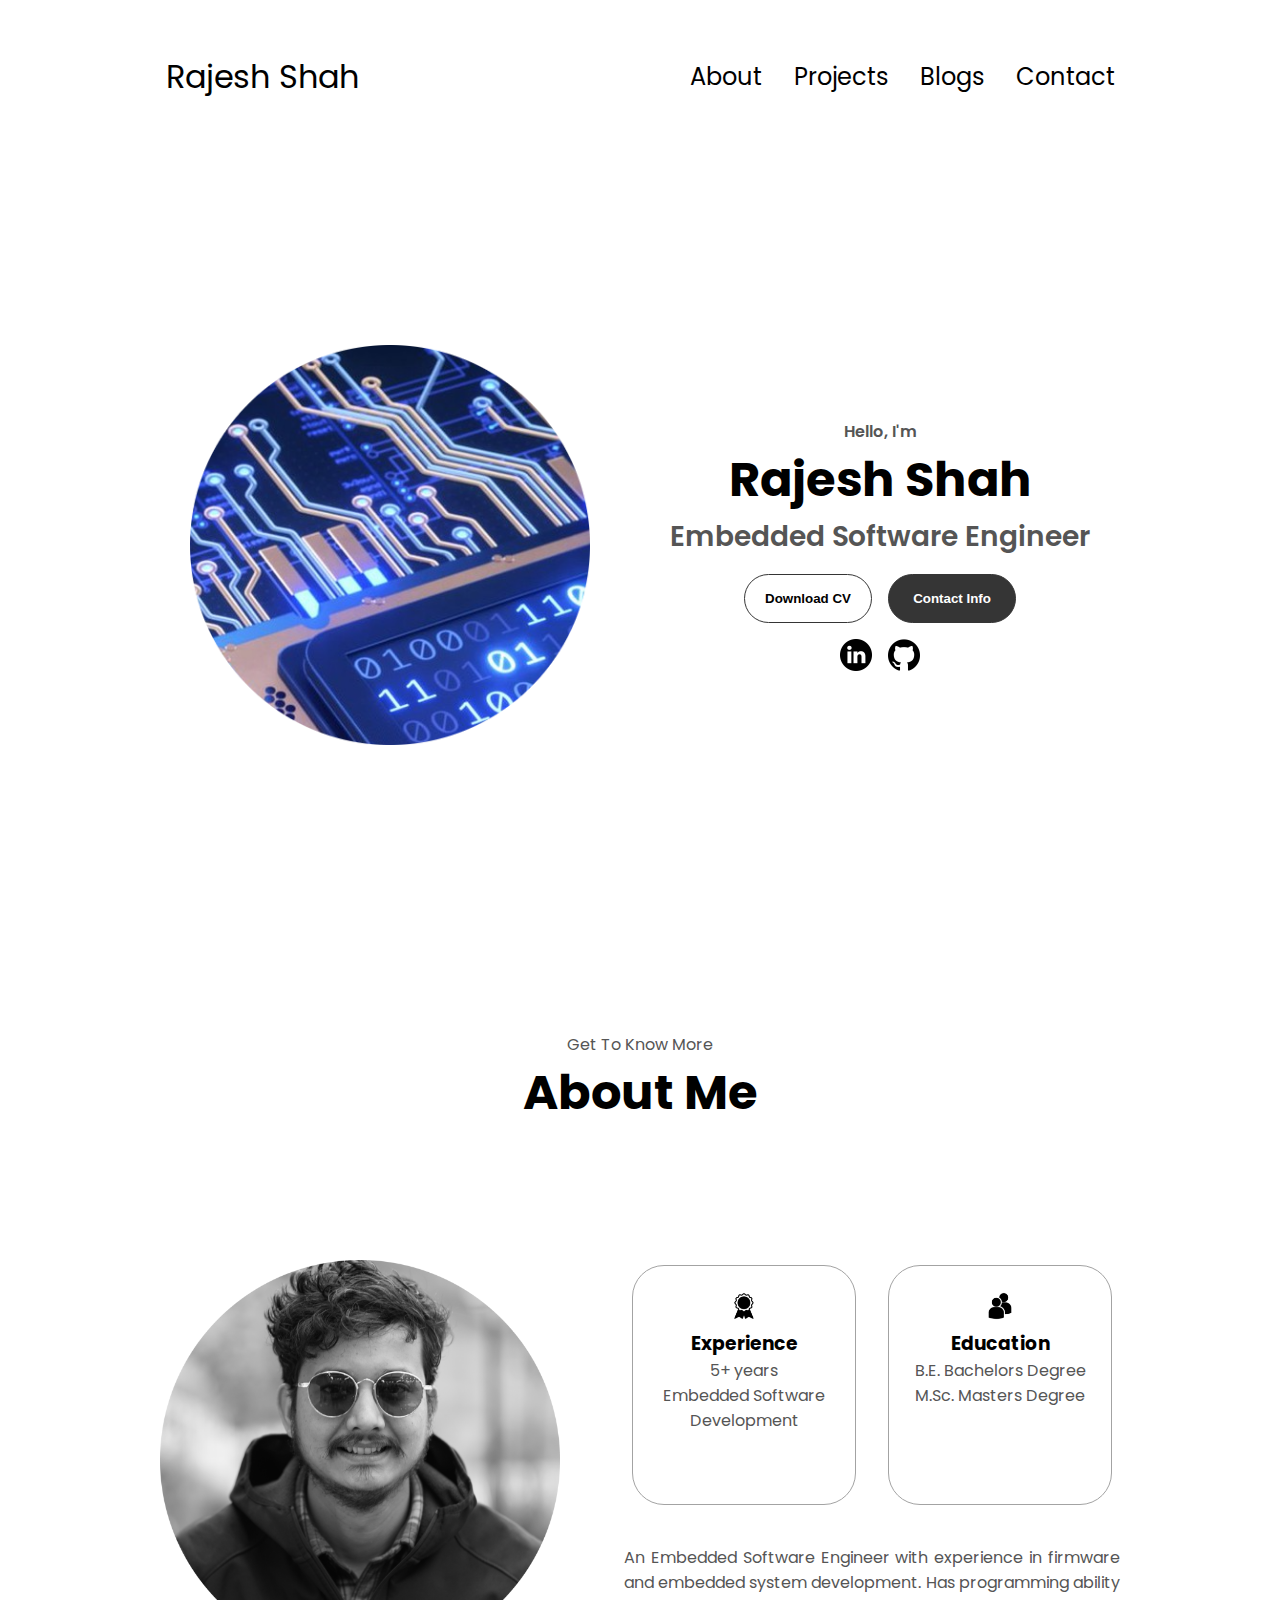
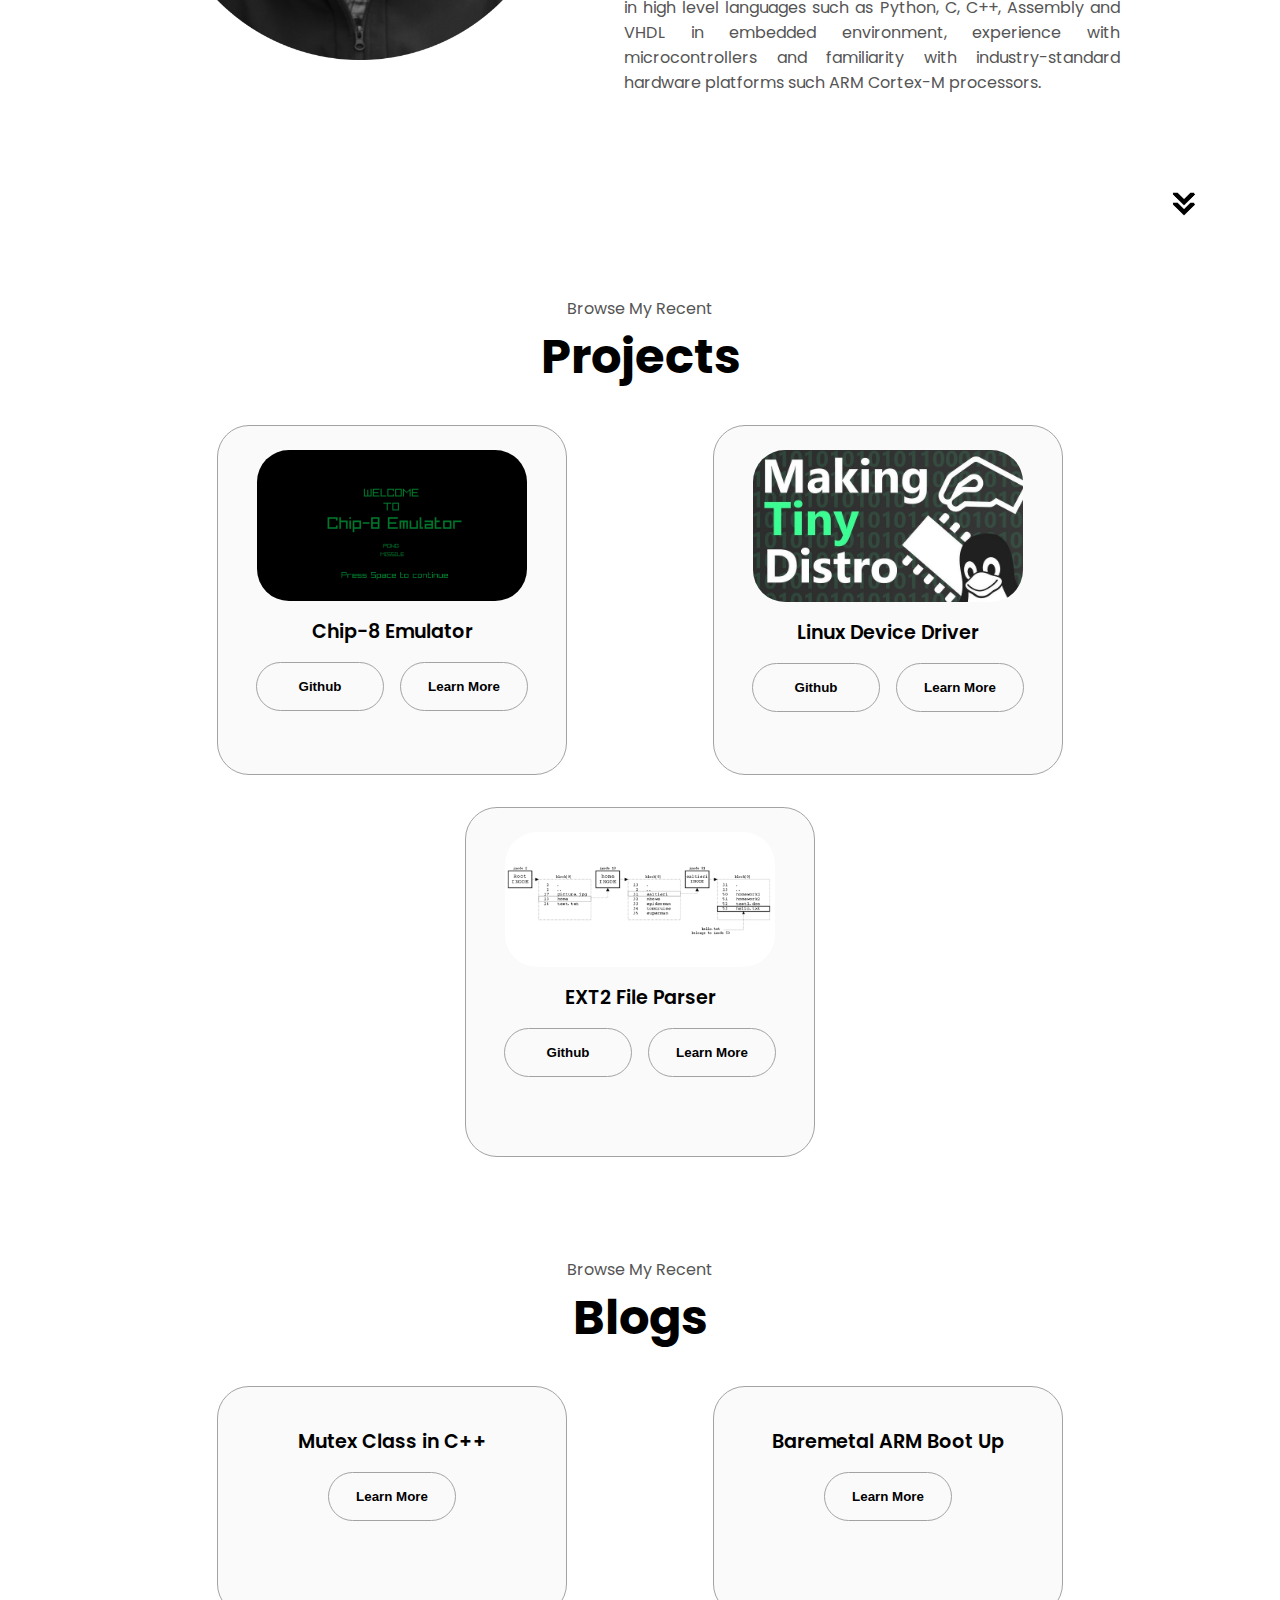
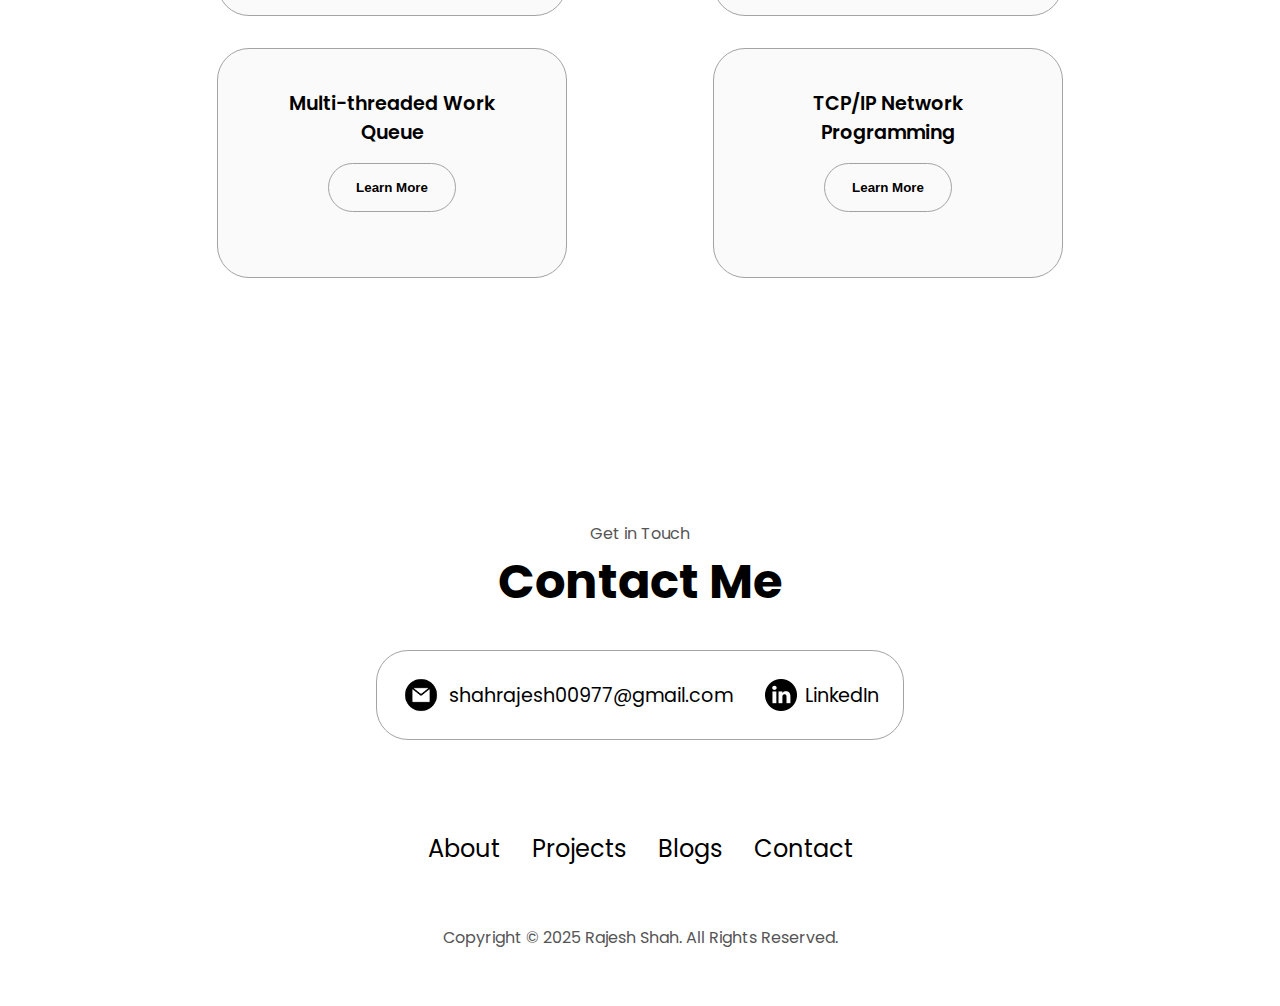
<file: index.html>
<!DOCTYPE html>
<html lang="en">
  <head>
    <meta charset="UTF-8" />
    <meta http-equiv="X-UA-Compatible" content="IE=edge" />
    <meta name="viewport" content="width=device-width, initial-scale=1.0" />
    <title>Rajesh Shah</title>
    <link rel="stylesheet" href="style.css" />
    <link rel="stylesheet" href="mediaqueries.css" />
  </head>
  <body>
    <div>
      <nav id="desktop-nav">
          <div class="logo">Rajesh Shah</div>
          <ul class="nav-links">
              <li><a href="#about" style="text-decoration: none;">About</a></li>
              <li><a href="#projects" style="text-decoration: none;">Projects</a></li>
              <li><a href="#blogs" style="text-decoration: none;">Blogs</a></li>
              <li><a href="#contact" style="text-decoration: none;">Contact</a></li>
          </ul>
      </nav>
      <nav id="hamburger-nav">
          <div class="logo">Rajesh Shah</div>
          <div class="hamburger-menu">
              <div class="hamburger-icon" onclick="toggleMenu()">
                  <span></span>
                  <span></span>
                  <span></span>
              </div>
              <div class="menu-links">
                  <li><a href="#about" onclick="toggleMenu()">About</a></li>
                  <li><a href="#projects" onclick="toggleMenu()">Projects</a></li>
                  <li><a href="#blogs" onclick="toggleMenu()">Blogs</a></li>
                  <li><a href="#contact" onclick="toggleMenu()">Contact</a></li>
              </div>
          </div>
      </nav>
    </div>
    <section id="profile">
      <div class="section__pic-container">
        <img src="./assets/front-img.png" alt="Welcome Image" />
      </div>
      <div class="section__text">
        <p class="section__text__p1">Hello, I'm</p>
        <h1 class="title">Rajesh Shah</h1>
        <p class="section__text__p2">Embedded Software Engineer</p>
        <div class="btn-container">
          <button
            class="btn btn-color-2"
            onclick="window.open('./assets/resume.pdf')"
          >
            Download CV
          </button>
          <button class="btn btn-color-1" onclick="location.href='./#contact'">
            Contact Info
          </button>
        </div>
        <div id="socials-container">
          <img
            src="./assets/linkedin.png"
            alt="My LinkedIn profile"
            class="icon"
            onclick="location.href='https://www.linkedin.com/in/rajesh-shah-1b3b4b19a/'"
          />
          <img
            src="./assets/github.png"
            alt="My Github profile"
            class="icon"
            onclick="location.href='https://github.com/raaes0123'"
          />
        </div>
      </div>
    </section>
    <section id="about">
      <p class="section__text__p1">Get To Know More</p>
      <h1 class="title">About Me</h1>
      <div class="section-container">
        <div class="section__pic-container">
          <img
            src="./assets/profile/profile-pic.png"
            alt="Profile picture"
            class="about-pic"
          />
        </div>
        <div class="about-details-container">
          <div class="about-containers">
            <div class="details-container">
              <img
                src="./assets/experience.png"
                alt="Experience icon"
                class="icon"
              />
              <h3>Experience</h3>
              <p>5+ years <br />Embedded Software Development</p>
            </div>
            <div class="details-container">
              <img
                src="./assets/education.png"
                alt="Education icon"
                class="icon"
              />
              <h3>Education</h3>
              <p>B.E. Bachelors Degree<br />M.Sc. Masters Degree</p>
            </div>
          </div>
          <div class="text-container">
            <p>
              An Embedded Software Engineer with experience in firmware and embedded system development.
              Has programming ability in high level languages such as Python, C, C++, Assembly and VHDL in embedded 
              environment, experience with microcontrollers and familiarity with industry-standard hardware
              platforms such ARM Cortex-M processors.
            </p>
          </div>
        </div>
      </div>
      <img
        src="./assets/arrow.png"
        alt="Arrow icon"
        class="icon arrow"
        onclick="location.href='./#blogs'"
      />
    </section>
    
  <!---------------------------------PROJECTS---------------------------------------->
    <section id="projects">
      <p class="section__text__p1">Browse My Recent</p>
      <h1 class="title">Projects</h1>
      <div class="project-container">
        <div class="project color-container">
          <div class="article-container">
            <img src="./assets/projects/chip-8/project-1-pic.png" alt="Project 1" class="project-img" />
          </div>
          <h2 class="experience-sub-title project-title" style="font-size: larger;">Chip-8 Emulator</h2>
          <div class="btn-container">
            <button class="btn btn-color-2 project-btn"
              onclick="location.href='https://github.com/raaes0123/Chip-8-Emulator'">
              Github
            </button>
            <button class="btn btn-color-2 project-btn" onclick="location.href='/projects/chip-8.html'">
              Learn More
            </button>
          </div>
        </div>
    
        <div class="project color-container">
          <div class="article-container">
            <img src="./assets/projects/device-driver/linux-device-driver-pic.jpg" alt="Project 2" class="project-img" />
          </div>
          <h2 class="experience-sub-title project-title" style="font-size: larger;">Linux Device Driver</h2>
          <div class="btn-container">
            <button class="btn btn-color-2 project-btn" onclick="location.href='https://github.com/'">
              Github
            </button>
            <button class="btn btn-color-2 project-btn" onclick="location.href='projects/linux-device-driver.html'">
              Learn More
            </button>
          </div>
        </div>
        <div class="project color-container">
          <div class="article-container">
            <img src="./assets/projects/ext2/ext2.png" alt="Project 2" class="project-img" />
          </div>
          <h2 class="experience-sub-title project-title" style="font-size: larger;">EXT2 File Parser</h2>
          <div class="btn-container">
            <button class="btn btn-color-2 project-btn" onclick="location.href='https://github.com/'">
              Github
            </button>
            <button class="btn btn-color-2 project-btn" onclick="location.href='projects/ext2.html'">
              Learn More
            </button>
          </div>
        </div>
      </div>
    </section>


    <!---------------------------------BLOGS---------------------------------------->
    <section id="blogs">
      <p class="section__text__p1">Browse My Recent</p>
      <h1 class="title">Blogs</h1>
        <div class="blog-container">

          <div class="blog color-container" style="min-height: 150px;" >
            <h2 class="experience-sub-title project-title" style="font-size:larger;">Mutex Class in C++</h2>
            <div class="btn-container">
              <button
                class="btn btn-color-2 project-btn"
                onclick="location.href='./blogs/mutex.html'"
              >
                Learn More
              </button>
            </div>
          </div>

          <div class="blog color-container" style="min-height: 150px;">
            <h2 class="experience-sub-title project-title" style="font-size:larger;">Baremetal ARM Boot Up</h2>
            <div class="btn-container">
              <button
                class="btn btn-color-2 project-btn"
                onclick="location.href='./blogs/baremetal-arm-bootup.html'"
              >
                Learn More
              </button>
            </div>
          </div>
        

          <div class="blog color-container" style="min-height: 150px;">
            <h2 class="experience-sub-title project-title" style="font-size:larger;">Multi-threaded Work Queue</h2>
            <div class="btn-container">
              <button
                class="btn btn-color-2 project-btn"
                onclick="location.href='./blogs/multithreaded-work-queue.html'"
              >
                Learn More
              </button>
            </div>
          </div>

          <div class="blog color-container" style="min-height: 150px;">
            <h2 class="experience-sub-title project-title" style="font-size:larger;">TCP/IP Network Programming</h2>
            <div class="btn-container">
              <button
                class="btn btn-color-2 project-btn"
                onclick="location.href='./blogs/tcp-ip.html'"
              >
                Learn More
              </button>
            </div>
          </div>
        </div>
        <!--
        <div class="about-containers">

          <div class="details-container color-container" style="min-height: 150px; max-width: 14rem;" >
            <h2 class="experience-sub-title project-title" style="font-size:larger;">Mutex</h2>
            <div class="btn-container">
              <button
                class="btn btn-color-2 project-btn"
                onclick="location.href='chip-8.html'"
              >
                Learn More
              </button>
            </div>
          </div>
        </div>  
        -->
    </section>


    <section id="contact">
      <p class="section__text__p1">Get in Touch</p>
      <h1 class="title">Contact Me</h1>
      <div class="contact-info-upper-container">
        <div class="contact-info-container">
          <img
            src="./assets/email.png"
            alt="Email icon"
            class="icon contact-icon email-icon"
          />
          <p><a href="mailto:shahrajesh00977@gmail.com">shahrajesh00977@gmail.com</a></p>
        </div>
        <div class="contact-info-container">
          <img
            src="./assets/linkedin.png"
            alt="LinkedIn icon"
            class="icon contact-icon"
          />
          <p><a href="https://www.linkedin.com/in/rajesh-shah-1b3b4b19a/">LinkedIn</a></p>
        </div>
      </div>
    </section>
    <footer>
      <nav>
        <div class="nav-links-container">
          <ul class="nav-links">
            <li><a href="#about">About</a></li>
            <li><a href="#projects">Projects</a></li>
            <li><a href="#blogs">Blogs</a></li>
            <li><a href="#contact">Contact</a></li>
          </ul>
        </div>
      </nav>
      <p>Copyright &#169; 2025 Rajesh Shah. All Rights Reserved.</p>
    </footer>

    <script src="script.js"></script>
  </body>
</html>
</file>
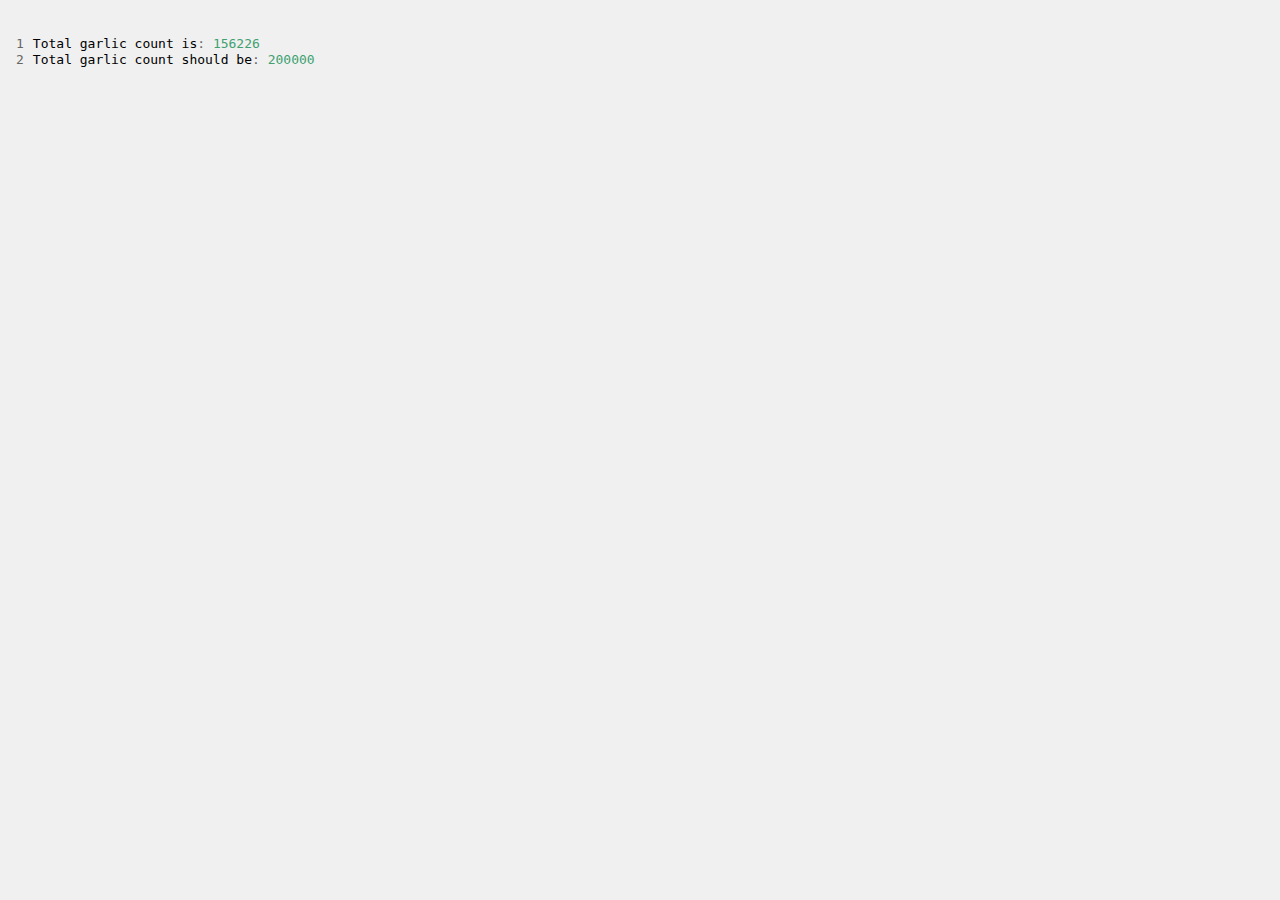
<file: highlighted_code.html>
<!DOCTYPE html PUBLIC "-//W3C//DTD HTML 4.01//EN"
   "http://www.w3.org/TR/html4/strict.dtd">
<!--
generated by Pygments <https://pygments.org/>
Copyright 2006-2023 by the Pygments team.
Licensed under the BSD license, see LICENSE for details.
-->
<html>
<head>
  <title></title>
  <meta http-equiv="content-type" content="text/html; charset=None">
  <style type="text/css">
/*
generated by Pygments <https://pygments.org/>
Copyright 2006-2023 by the Pygments team.
Licensed under the BSD license, see LICENSE for details.
*/
pre { line-height: 125%; }
td.linenos .normal { color: #666666; background-color: transparent; padding-left: 5px; padding-right: 5px; }
span.linenos { color: #666666; background-color: transparent; padding-left: 5px; padding-right: 5px; }
td.linenos .special { color: #000000; background-color: #ffffc0; padding-left: 5px; padding-right: 5px; }
span.linenos.special { color: #000000; background-color: #ffffc0; padding-left: 5px; padding-right: 5px; }
body .hll { background-color: #ffffcc }
body { background: #f0f0f0; }
body .c { color: #60a0b0; font-style: italic } /* Comment */
body .err { border: 1px solid #FF0000 } /* Error */
body .k { color: #007020; font-weight: bold } /* Keyword */
body .o { color: #666666 } /* Operator */
body .ch { color: #60a0b0; font-style: italic } /* Comment.Hashbang */
body .cm { color: #60a0b0; font-style: italic } /* Comment.Multiline */
body .cp { color: #007020 } /* Comment.Preproc */
body .cpf { color: #60a0b0; font-style: italic } /* Comment.PreprocFile */
body .c1 { color: #60a0b0; font-style: italic } /* Comment.Single */
body .cs { color: #60a0b0; background-color: #fff0f0 } /* Comment.Special */
body .gd { color: #A00000 } /* Generic.Deleted */
body .ge { font-style: italic } /* Generic.Emph */
body .ges { font-weight: bold; font-style: italic } /* Generic.EmphStrong */
body .gr { color: #FF0000 } /* Generic.Error */
body .gh { color: #000080; font-weight: bold } /* Generic.Heading */
body .gi { color: #00A000 } /* Generic.Inserted */
body .go { color: #888888 } /* Generic.Output */
body .gp { color: #c65d09; font-weight: bold } /* Generic.Prompt */
body .gs { font-weight: bold } /* Generic.Strong */
body .gu { color: #800080; font-weight: bold } /* Generic.Subheading */
body .gt { color: #0044DD } /* Generic.Traceback */
body .kc { color: #007020; font-weight: bold } /* Keyword.Constant */
body .kd { color: #007020; font-weight: bold } /* Keyword.Declaration */
body .kn { color: #007020; font-weight: bold } /* Keyword.Namespace */
body .kp { color: #007020 } /* Keyword.Pseudo */
body .kr { color: #007020; font-weight: bold } /* Keyword.Reserved */
body .kt { color: #902000 } /* Keyword.Type */
body .m { color: #40a070 } /* Literal.Number */
body .s { color: #4070a0 } /* Literal.String */
body .na { color: #4070a0 } /* Name.Attribute */
body .nb { color: #007020 } /* Name.Builtin */
body .nc { color: #0e84b5; font-weight: bold } /* Name.Class */
body .no { color: #60add5 } /* Name.Constant */
body .nd { color: #555555; font-weight: bold } /* Name.Decorator */
body .ni { color: #d55537; font-weight: bold } /* Name.Entity */
body .ne { color: #007020 } /* Name.Exception */
body .nf { color: #06287e } /* Name.Function */
body .nl { color: #002070; font-weight: bold } /* Name.Label */
body .nn { color: #0e84b5; font-weight: bold } /* Name.Namespace */
body .nt { color: #062873; font-weight: bold } /* Name.Tag */
body .nv { color: #bb60d5 } /* Name.Variable */
body .ow { color: #007020; font-weight: bold } /* Operator.Word */
body .w { color: #bbbbbb } /* Text.Whitespace */
body .mb { color: #40a070 } /* Literal.Number.Bin */
body .mf { color: #40a070 } /* Literal.Number.Float */
body .mh { color: #40a070 } /* Literal.Number.Hex */
body .mi { color: #40a070 } /* Literal.Number.Integer */
body .mo { color: #40a070 } /* Literal.Number.Oct */
body .sa { color: #4070a0 } /* Literal.String.Affix */
body .sb { color: #4070a0 } /* Literal.String.Backtick */
body .sc { color: #4070a0 } /* Literal.String.Char */
body .dl { color: #4070a0 } /* Literal.String.Delimiter */
body .sd { color: #4070a0; font-style: italic } /* Literal.String.Doc */
body .s2 { color: #4070a0 } /* Literal.String.Double */
body .se { color: #4070a0; font-weight: bold } /* Literal.String.Escape */
body .sh { color: #4070a0 } /* Literal.String.Heredoc */
body .si { color: #70a0d0; font-style: italic } /* Literal.String.Interpol */
body .sx { color: #c65d09 } /* Literal.String.Other */
body .sr { color: #235388 } /* Literal.String.Regex */
body .s1 { color: #4070a0 } /* Literal.String.Single */
body .ss { color: #517918 } /* Literal.String.Symbol */
body .bp { color: #007020 } /* Name.Builtin.Pseudo */
body .fm { color: #06287e } /* Name.Function.Magic */
body .vc { color: #bb60d5 } /* Name.Variable.Class */
body .vg { color: #bb60d5 } /* Name.Variable.Global */
body .vi { color: #bb60d5 } /* Name.Variable.Instance */
body .vm { color: #bb60d5 } /* Name.Variable.Magic */
body .il { color: #40a070 } /* Literal.Number.Integer.Long */

  </style>
</head>
<body>
<h2></h2>

<div class="highlight"><table class="highlighttable"><tr><td class="linenos"><div class="linenodiv"><pre><span class="normal">1</span>
<span class="normal">2</span></pre></div></td><td class="code"><div><pre><span></span><span class="n">Total</span><span class="w"> </span><span class="n">garlic</span><span class="w"> </span><span class="n">count</span><span class="w"> </span><span class="n">is</span><span class="o">:</span><span class="w"> </span><span class="mi">156226</span>
<span class="n">Total</span><span class="w"> </span><span class="n">garlic</span><span class="w"> </span><span class="n">count</span><span class="w"> </span><span class="n">should</span><span class="w"> </span><span class="n">be</span><span class="o">:</span><span class="w"> </span><span class="mi">200000</span>
</pre></div></td></tr></table></div>
</body>
</html>
</file>
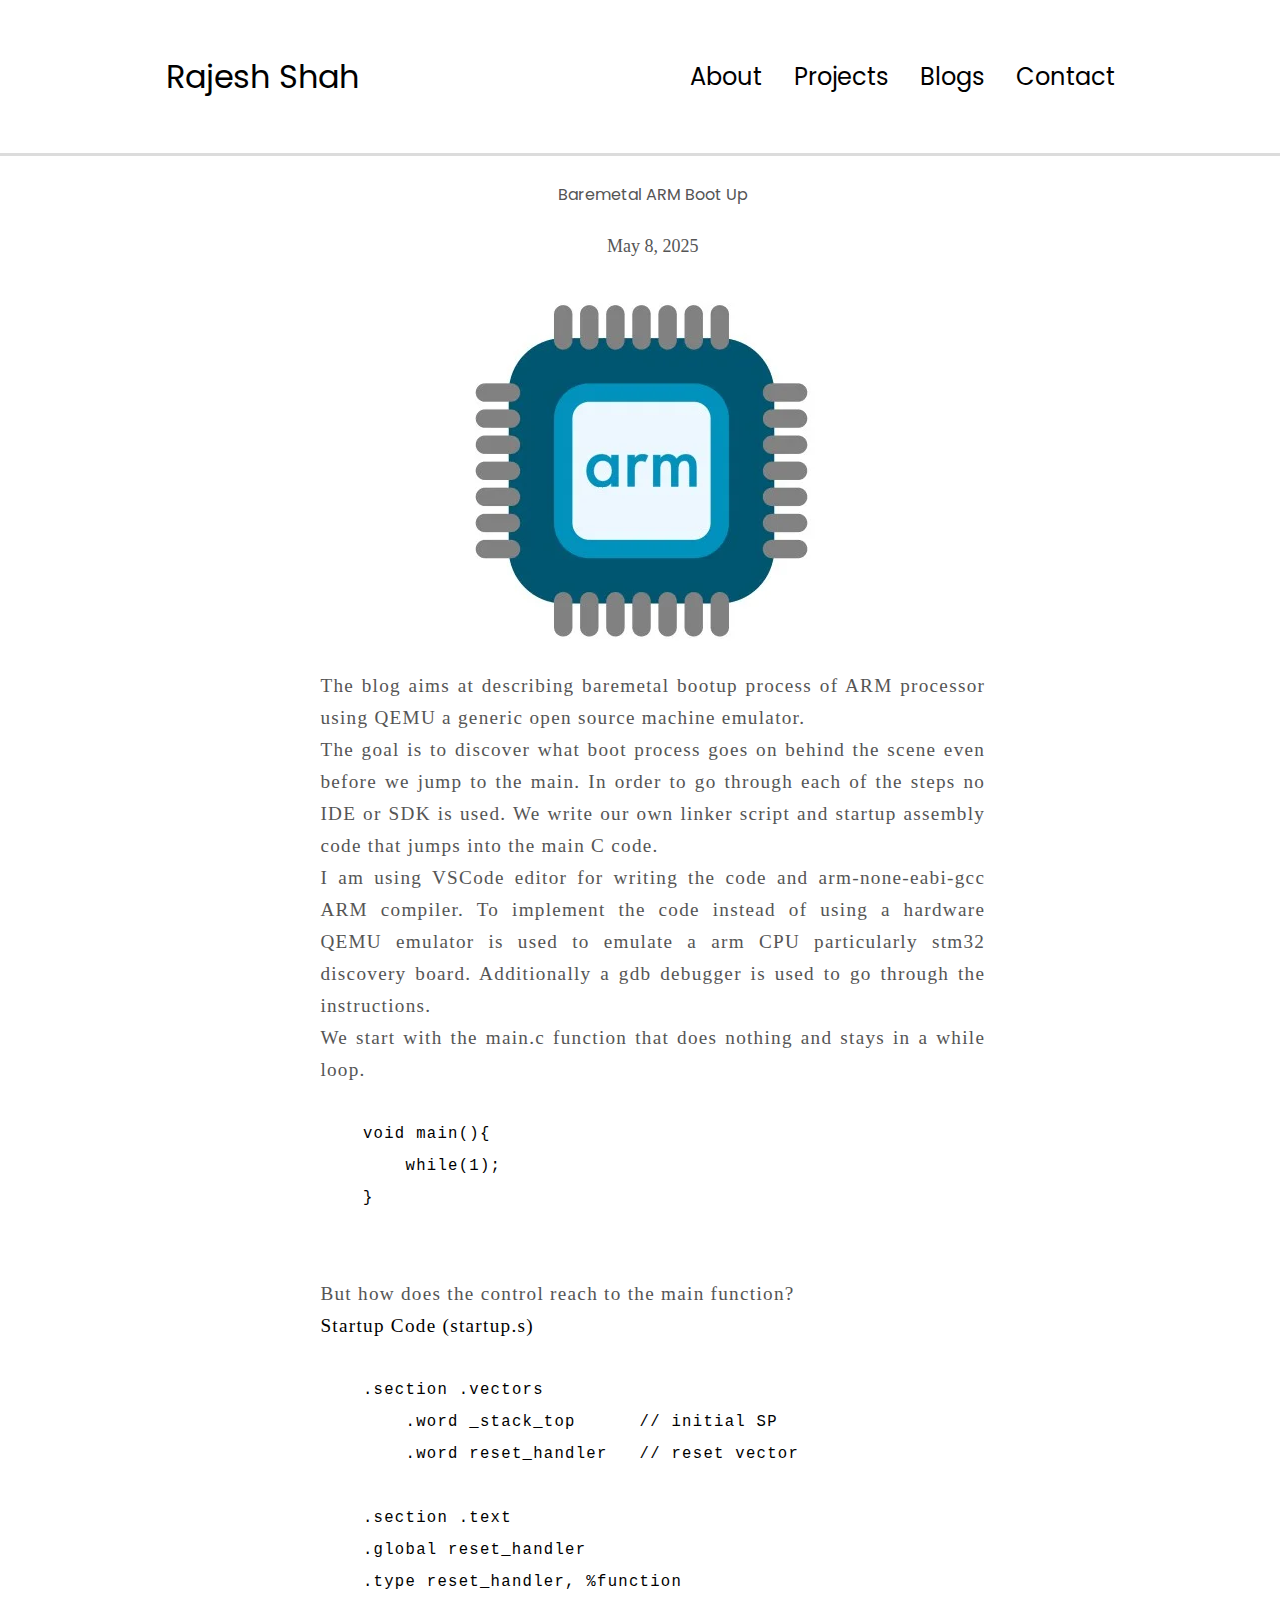
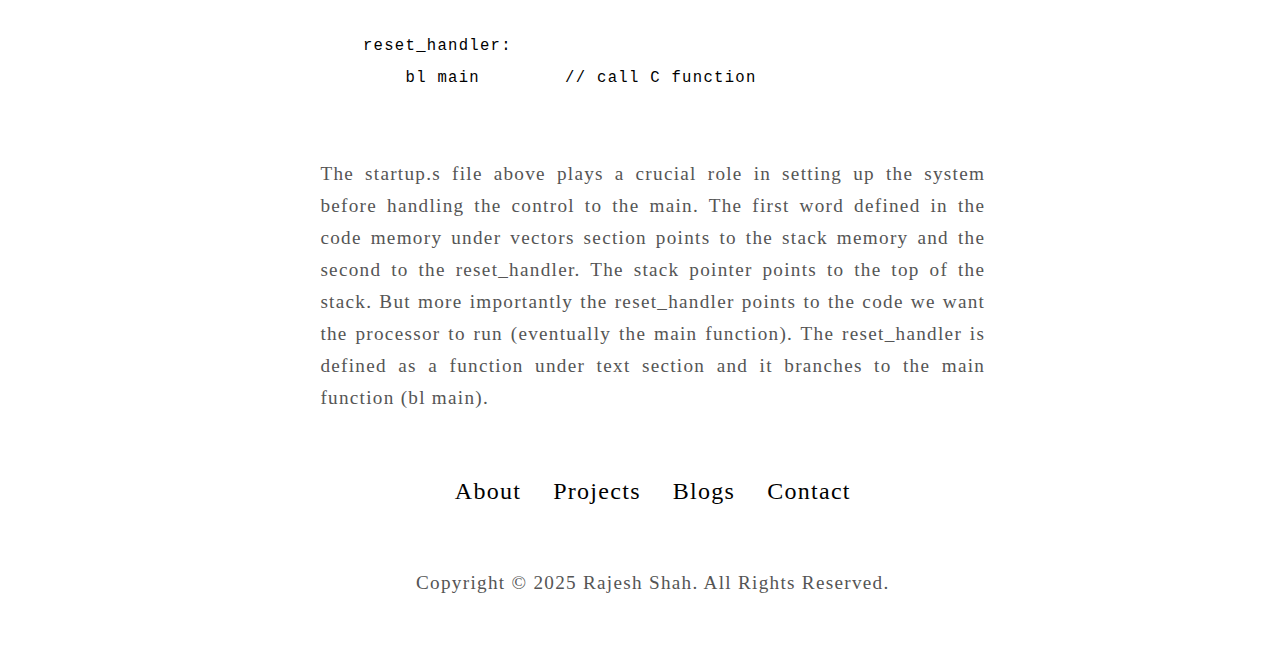
<file: blogs/baremetal-arm-bootup.html>
<!DOCTYPE html>
<html lang="en">

<head>
    <meta charset="UTF-8">
    <meta name="viewport" content="width=device-width, initial-scale=1.0">
    <link rel="stylesheet" href="../projects/style.css" />
    <link rel="stylesheet" href="../projects/media.css" />
    <title>Baremetal ARM Boot Up</title>
</head>

<body>
    <div style="border-bottom: 3px solid gainsboro;">
        <nav id="desktop-nav">
            <div class="logo"><a href="/" style="text-decoration: none;">Rajesh Shah</a></div>
            <ul class="nav-links">
                <li><a href="../#about" style="text-decoration: none;">About</a></li>
                <li><a href="../#projects" style="text-decoration: none;">Projects</a></li>
                <li><a href="../#blogs" style="text-decoration: none;">Blogs</a></li>
                <li><a href="../#contact" style="text-decoration: none;">Contact</a></li>
            </ul>
        </nav>
        <nav id="hamburger-nav">
            <div class="logo">Rajesh Shah</div>
            <div class="hamburger-menu">
                <div class="hamburger-icon" onclick="toggleMenu()">
                    <span></span>
                    <span></span>
                    <span></span>
                </div>
                <div class="menu-links">
                    <li><a href="../#about" onclick="toggleMenu()">About</a></li>
                    <li><a href="../#projects" onclick="toggleMenu()">Projects</a></li>
                    <li><a href="../#blogs" onclick="toggleMenu()">Blogs</a></li>
                    <li><a href="../#contact" onclick="toggleMenu()">Contact</a></li>
                </div>
            </div>
        </nav>
    </div>
    <!--<div id="project_container" style="margin-left: 2%; margin-top: 0.8%; align-items: center; display: flex; flex-direction: column">-->
    <div class="project-container">
        <div class="project-title">
            <p>Baremetal ARM Boot Up</p>
        </div>
        <!--<p style="font-family:Georgia, 'Times New Roman', Times, serif ;font-size: large; margin: 1%;">February 7, 2025</p>-->
        <p class="date-container">May 8, 2025</p>
        <!--<div class="project_pic_container" style="width: 53%; display: flex; justify-content: center;">-->
        <div class="project-pic-container">
            <img src="/assets/blogs/arm.png" alt="MUTEX IMG" />
        </div>
        <div class="project-details-container">
            <p>
                The blog aims at describing baremetal bootup process of ARM processor using QEMU a generic open source machine emulator.
            </p>
            <p>
                The goal is to discover what boot process goes on behind the scene even before we jump to the main. In order to go through each of the steps
                no IDE or SDK is used. We write our own linker script and startup assembly code that jumps into the main C code.
            </p>
            <p>
                I am using VSCode editor for writing the code and arm-none-eabi-gcc ARM compiler. To implement the code instead of using 
                a hardware QEMU emulator is used to emulate a arm CPU particularly stm32 discovery board. Additionally a gdb debugger is 
                used to go through the instructions.
            </p>

            <p>
               We start with the main.c function that does nothing and stays in a while loop. 
            </p>
    
    <div class="code_body">
    <pre>

    <span></span><span class="kt">void</span><span class="w"> </span><span class="nf">main</span><span class="p">(){</span>
    <span class="w">    </span><span class="k">while</span><span class="p">(</span><span class="mi">1</span><span class="p">);</span>
    <span class="p">}</span>
    
    </pre>
    </div>
    <p>
        But how does the control reach to the main function? 
    </p>
    
    Startup Code (startup.s)
    <div class="code_body">
    <pre>

    <span class="p">.</span><span class="n">section</span><span class="w"> </span><span class="p">.</span><span class="n">vectors</span>
    <span class="w">    </span><span class="p">.</span><span class="n">word</span><span class="w"> </span><span class="n">_stack_top</span><span class="w">      </span><span class="c1">// initial SP</span>
    <span class="w">    </span><span class="p">.</span><span class="n">word</span><span class="w"> </span><span class="n">reset_handler</span><span class="w">   </span><span class="c1">// reset vector</span>
    
    <span class="p">.</span><span class="n">section</span><span class="w"> </span><span class="p">.</span><span class="n">text</span>
    <span class="p">.</span><span class="n">global</span><span class="w"> </span><span class="n">reset_handler</span>
    <span class="p">.</span><span class="n">type</span><span class="w"> </span><span class="n">reset_handler</span><span class="p">,</span><span class="w"> </span><span class="o">%</span><span class="n">function</span>
    
    <span class="nl">reset_handler</span><span class="p">:</span>
    <span class="w">    </span><span class="n">bl</span><span class="w"> </span><span class="n">main</span><span class="w">        </span><span class="c1">// call C function</span>
    
    </pre>
    </div>

    <p>
        The startup.s file above plays a crucial role in setting up the system before handling the control to the main.
        The first word defined in the code memory under vectors section points to the stack memory and the second to the reset_handler.
        The stack pointer points to the top of the stack. But more importantly the reset_handler points to the code we
        want the processor to run (eventually the main function). The reset_handler is defined as a function under text
        section and it branches to the main function (bl main).
    </p>

    <footer>
        <nav>
            <div class="nav-links-container">
                <ul class="nav-links">
                    <li><a href="../#about">About</a></li>
                    <li><a href="../#projects">Projects</a></li>
                    <li><a href="../#blogs">Blogs</a></li>
                    <li><a href="../#contact">Contact</a></li>
                </ul>
            </div>
        </nav>
        <p>Copyright &#169; 2025 Rajesh Shah. All Rights Reserved.</p>
    </footer>
</body>

</html>
</file>
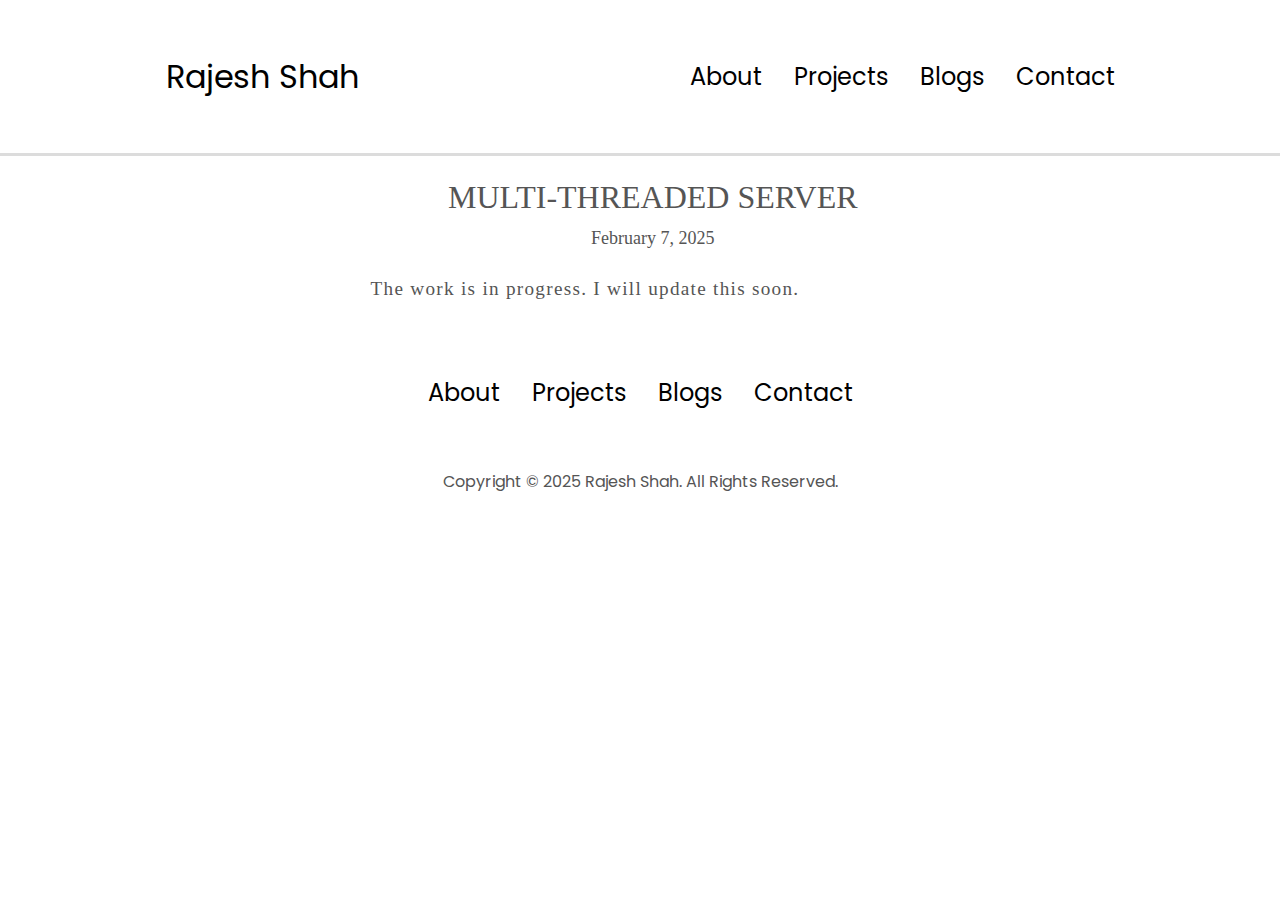
<file: blogs/multithreaded-server.html>
<!DOCTYPE html> 
<html lang="en"> 

<head> 
	<meta charset="UTF-8"> 
	<meta name="viewport" content= 
		"width=device-width, initial-scale=1.0"> 
    <link rel="stylesheet" href="/style.css" />
    <link rel="stylesheet" href="/mediaqueries.css" />
	<title>Project</title> 
</head> 

<body>
    <div style="border-bottom: 3px solid gainsboro;">
        <nav id="desktop-nav">
            <div class="logo"><a href="../" style="text-decoration: none;">Rajesh Shah</a></div>
            <ul class="nav-links">
                <li><a href="../#about" style="text-decoration: none;">About</a></li>
                <li><a href="../#projects" style="text-decoration: none;">Projects</a></li>
                <li><a href="../#blogs" style="text-decoration: none;">Blogs</a></li>
                <li><a href="../#contact" style="text-decoration: none;">Contact</a></li>
            </ul>
        </nav>
        <nav id="hamburger-nav">
            <div class="logo">Rajesh Shah</div>
            <div class="hamburger-menu">
                <div class="hamburger-icon" onclick="toggleMenu()">
                    <span></span>
                    <span></span>
                    <span></span>
                </div>
                <div class="menu-links">
                    <li><a href="../#about" onclick="toggleMenu()">About</a></li>
                    <li><a href="../#projects" onclick="toggleMenu()">Projects</a></li>
                    <li><a href="../#blogs" onclick="toggleMenu()">Blogs</a></li>
                    <li><a href="../#contact" onclick="toggleMenu()">Contact</a></li>
                </div>
            </div>
        </nav>
    </div>

    <div id="project_container" style="margin-left: 2%; margin-top: 0.8%; align-items: center; display: flex; flex-direction: column">  
        <p style="font-size: xx-large; font-family:Georgia, 'Times New Roman', Times, serif ;margin-top: 1%;">MULTI-THREADED SERVER</p>
        <p style="font-family:Georgia, 'Times New Roman', Times, serif ;font-size: large; margin: 1%;">February 7, 2025</p>
        <!--
        <div class="project_pic_container" style="width: 53%; display: flex; justify-content: center;">
            <img
                src="./assets/projects/building-os/building-an-os.png"
                alt="Emulator IMG"
            />
        </div>
        -->
        <div class="project_details_container" style=" line-height: 2rem; letter-spacing: 0.08rem; font-family:Georgia, 'Times New Roman', Times, serif; width: 45%; font-size: larger; text-align: justify; text-justify: inter-word;">
            <p style="margin-top: 2%; margin-bottom: 2%;">
                The work is in progress. I will update this soon.
            </p>
        </div>
    </div>
    <footer>
        <nav>
          <div class="nav-links-container">
            <ul class="nav-links">
              <li><a href="../#about">About</a></li>
              <li><a href="../#projects">Projects</a></li>
              <li><a href="../#blogs">Blogs</a></li>
              <li><a href="../#contact">Contact</a></li>
            </ul>
          </div>
        </nav>
        <p>Copyright &#169; 2025 Rajesh Shah. All Rights Reserved.</p>
      </footer>
</body>

</html>
</file>
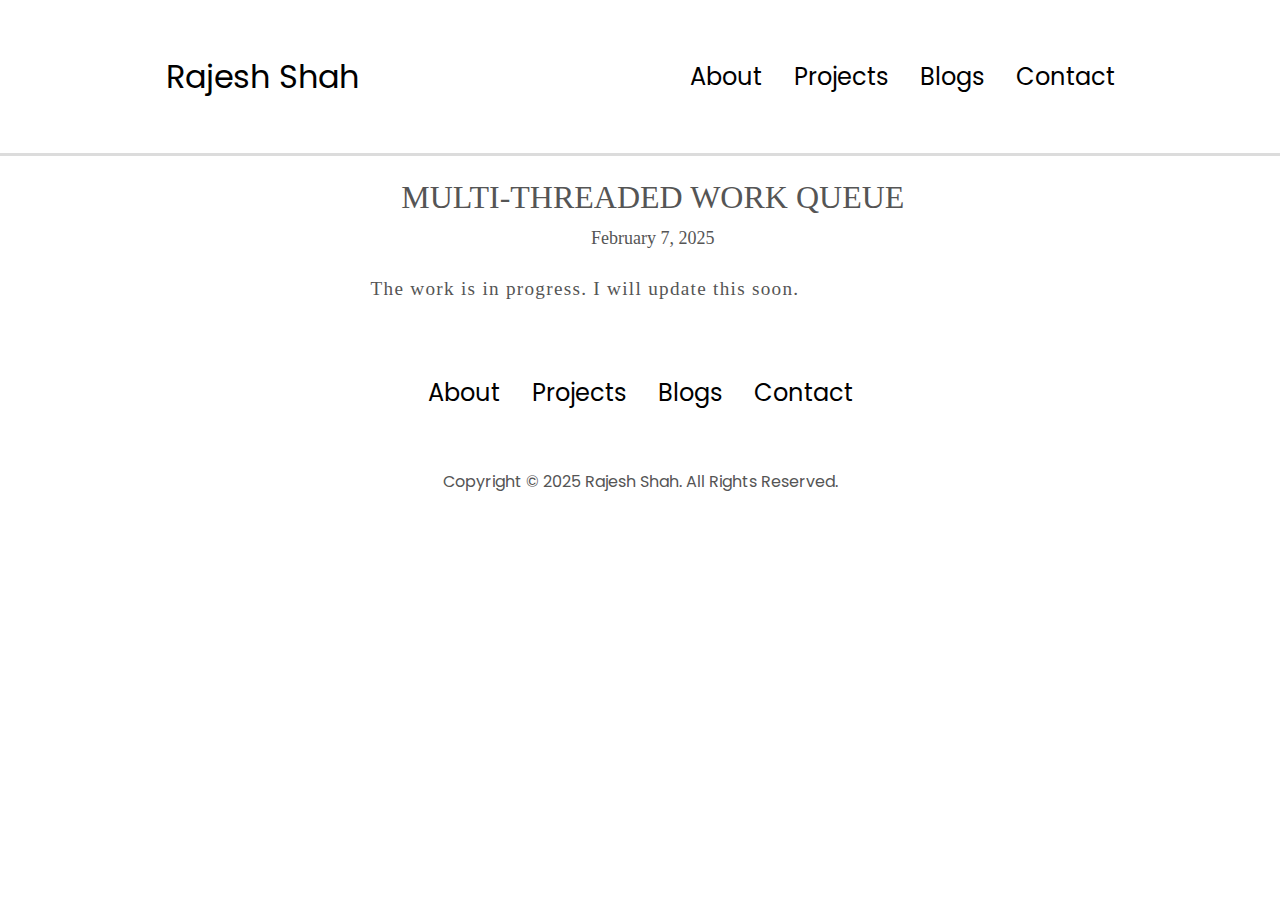
<file: blogs/multithreaded-work-queue.html>
<!DOCTYPE html> 
<html lang="en"> 

<head> 
	<meta charset="UTF-8"> 
	<meta name="viewport" content= 
		"width=device-width, initial-scale=1.0"> 
    <link rel="stylesheet" href="/style.css" />
    <link rel="stylesheet" href="/mediaqueries.css" />
	<title>Project</title> 
</head> 

<body>
    <div style="border-bottom: 3px solid gainsboro;">
        <nav id="desktop-nav">
            <div class="logo"><a href="../" style="text-decoration: none;">Rajesh Shah</a></div>
            <ul class="nav-links">
                <li><a href="../#about" style="text-decoration: none;">About</a></li>
                <li><a href="../#projects" style="text-decoration: none;">Projects</a></li>
                <li><a href="../#blogs" style="text-decoration: none;">Blogs</a></li>
                <li><a href="../#contact" style="text-decoration: none;">Contact</a></li>
            </ul>
        </nav>
        <nav id="hamburger-nav">
            <div class="logo">Rajesh Shah</div>
            <div class="hamburger-menu">
                <div class="hamburger-icon" onclick="toggleMenu()">
                    <span></span>
                    <span></span>
                    <span></span>
                </div>
                <div class="menu-links">
                    <li><a href="../#about" onclick="toggleMenu()">About</a></li>
                    <li><a href="../#projects" onclick="toggleMenu()">Projects</a></li>
                    <li><a href="../#blogs" onclick="toggleMenu()">Blogs</a></li>
                    <li><a href="../#contact" onclick="toggleMenu()">Contact</a></li>
                </div>
            </div>
        </nav>
    </div>

    <div id="project_container" style="margin-left: 2%; margin-top: 0.8%; align-items: center; display: flex; flex-direction: column">  
        <p style="font-size: xx-large; font-family:Georgia, 'Times New Roman', Times, serif ;margin-top: 1%;">MULTI-THREADED WORK QUEUE</p>
        <p style="font-family:Georgia, 'Times New Roman', Times, serif ;font-size: large; margin: 1%;">February 7, 2025</p>
        <!--
        <div class="project_pic_container" style="width: 53%; display: flex; justify-content: center;">
            <img
                src="./assets/projects/building-os/building-an-os.png"
                alt="Emulator IMG"
            />
        </div>
        -->
        <div class="project_details_container" style=" line-height: 2rem; letter-spacing: 0.08rem; font-family:Georgia, 'Times New Roman', Times, serif; width: 45%; font-size: larger; text-align: justify; text-justify: inter-word;">
            <p style="margin-top: 2%; margin-bottom: 2%;">
                The work is in progress. I will update this soon.
            </p>
        </div>
    </div>
    <footer>
        <nav>
          <div class="nav-links-container">
            <ul class="nav-links">
              <li><a href="../#about">About</a></li>
              <li><a href="../#projects">Projects</a></li>
              <li><a href="../#blogs">Blogs</a></li>
              <li><a href="../#contact">Contact</a></li>
            </ul>
          </div>
        </nav>
        <p>Copyright &#169; 2025 Rajesh Shah. All Rights Reserved.</p>
      </footer>
</body>

</html>
</file>
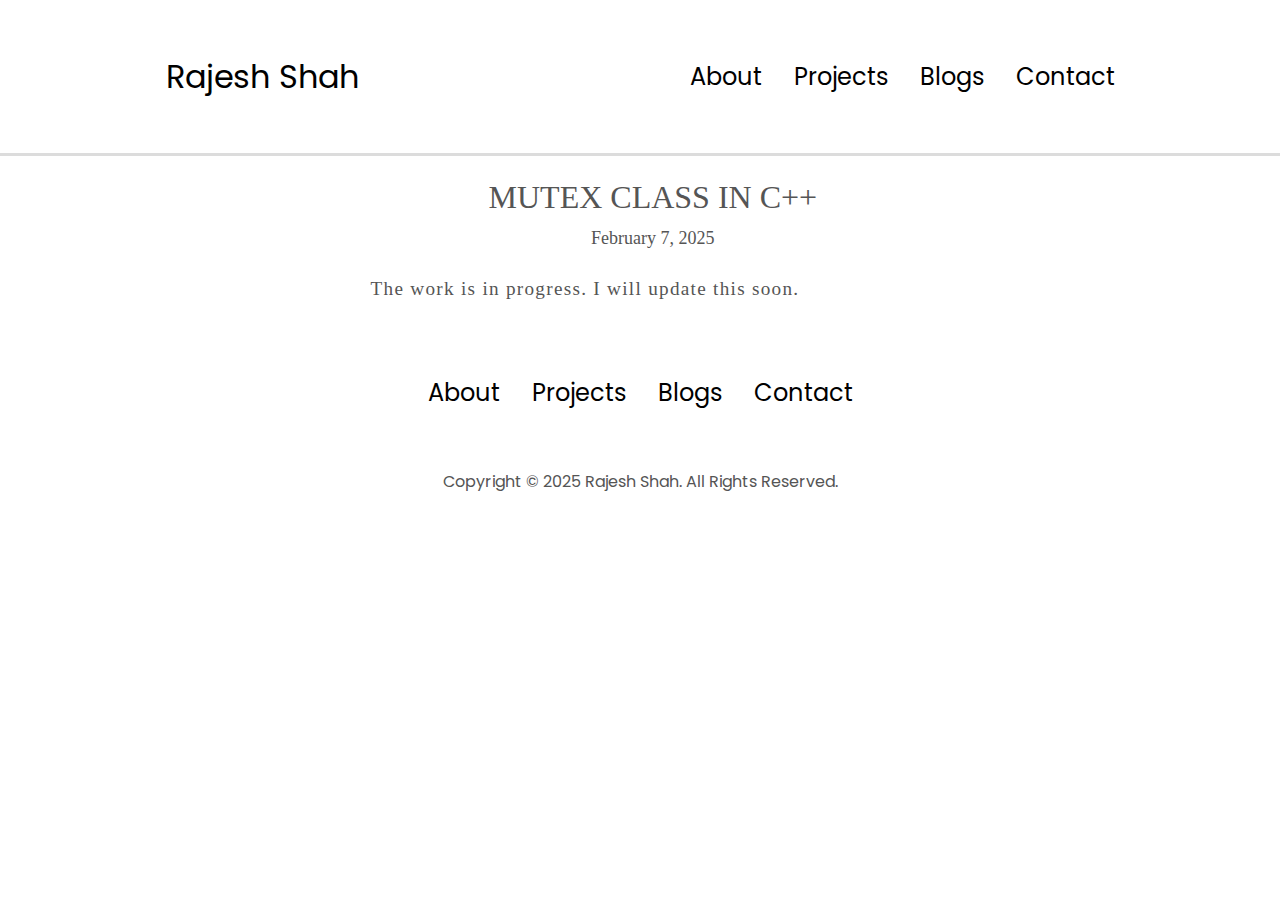
<file: blogs/mutex.html>
<!DOCTYPE html> 
<html lang="en"> 

<head> 
	<meta charset="UTF-8"> 
	<meta name="viewport" content= 
		"width=device-width, initial-scale=1.0"> 
    <link rel="stylesheet" href="/style.css" />
    <link rel="stylesheet" href="/mediaqueries.css" />
	<title>Project</title> 
</head> 

<body>
    <div style="border-bottom: 3px solid gainsboro;">
        <nav id="desktop-nav">
            <div class="logo"><a href="../" style="text-decoration: none;">Rajesh Shah</a></div>
            <ul class="nav-links">
                <li><a href="../#about" style="text-decoration: none;">About</a></li>
                <li><a href="../#projects" style="text-decoration: none;">Projects</a></li>
                <li><a href="../#blogs" style="text-decoration: none;">Blogs</a></li>
                <li><a href="../#contact" style="text-decoration: none;">Contact</a></li>
            </ul>
        </nav>
        <nav id="hamburger-nav">
            <div class="logo">Rajesh Shah</div>
            <div class="hamburger-menu">
                <div class="hamburger-icon" onclick="toggleMenu()">
                    <span></span>
                    <span></span>
                    <span></span>
                </div>
                <div class="menu-links">
                    <li><a href="../#about" onclick="toggleMenu()">About</a></li>
                    <li><a href="../#projects" onclick="toggleMenu()">Projects</a></li>
                    <li><a href="../#blogs" onclick="toggleMenu()">Blogs</a></li>
                    <li><a href="../#contact" onclick="toggleMenu()">Contact</a></li>
                </div>
            </div>
        </nav>
    </div>

    <div id="project_container" style="margin-left: 2%; margin-top: 0.8%; align-items: center; display: flex; flex-direction: column">  
        <p style="font-size: xx-large; font-family:Georgia, 'Times New Roman', Times, serif ;margin-top: 1%;">MUTEX CLASS IN C++</p>
        <p style="font-family:Georgia, 'Times New Roman', Times, serif ;font-size: large; margin: 1%;">February 7, 2025</p>
        <!--
        <div class="project_pic_container" style="width: 53%; display: flex; justify-content: center;">
            <img
                src="./assets/projects/building-os/building-an-os.png"
                alt="Emulator IMG"
            />
        </div>
        -->
        <div class="project_details_container" style=" line-height: 2rem; letter-spacing: 0.08rem; font-family:Georgia, 'Times New Roman', Times, serif; width: 45%; font-size: larger; text-align: justify; text-justify: inter-word;">
            <p style="margin-top: 2%; margin-bottom: 2%;">
                The work is in progress. I will update this soon.
            </p>
        </div>
    </div>
    <footer>
        <nav>
          <div class="nav-links-container">
            <ul class="nav-links">
              <li><a href="../#about">About</a></li>
              <li><a href="../#projects">Projects</a></li>
              <li><a href="../#blogs">Blogs</a></li>
              <li><a href="../#contact">Contact</a></li>
            </ul>
          </div>
        </nav>
        <p>Copyright &#169; 2025 Rajesh Shah. All Rights Reserved.</p>
      </footer>
</body>

</html>
</file>
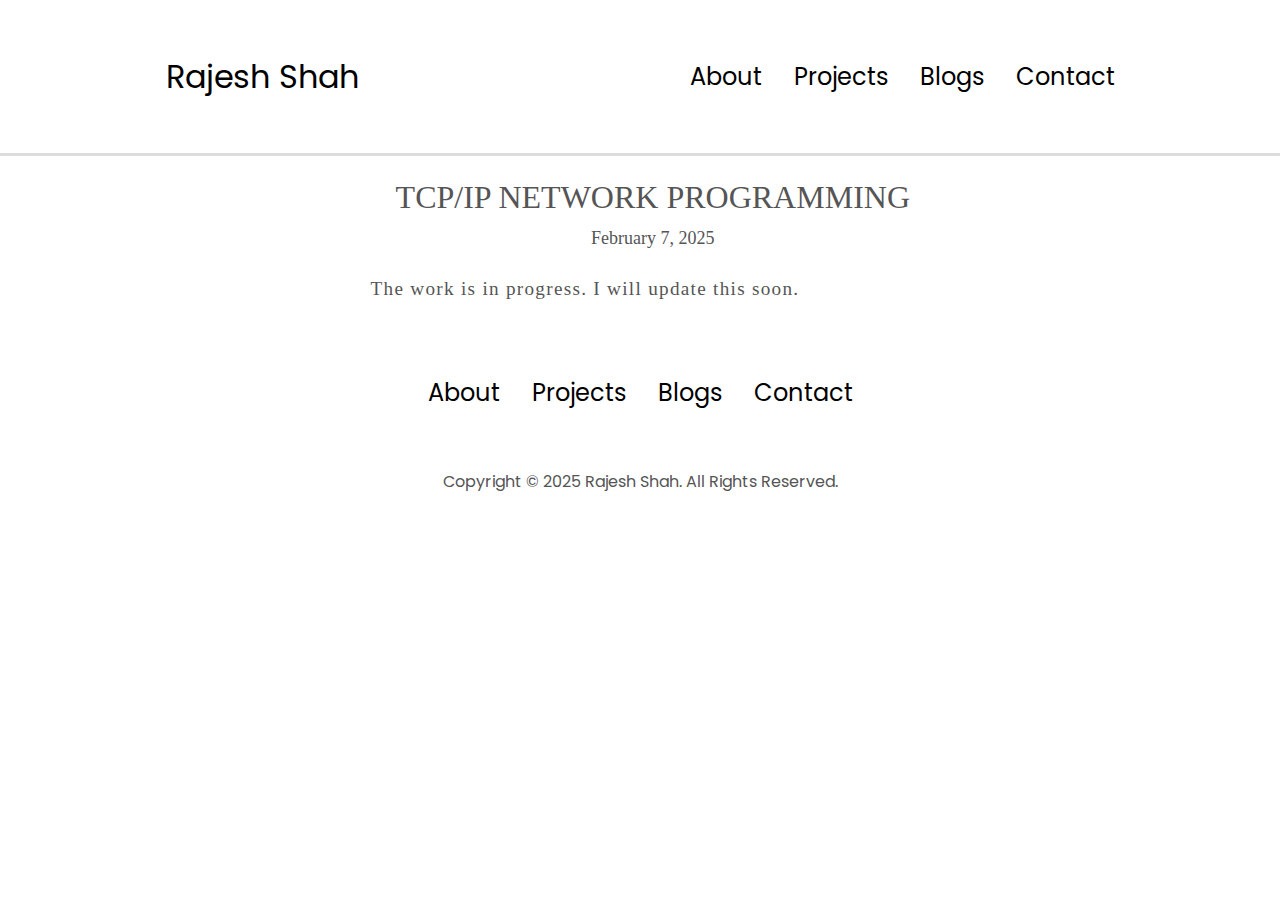
<file: blogs/tcp-ip.html>
<!DOCTYPE html> 
<html lang="en"> 

<head> 
	<meta charset="UTF-8"> 
	<meta name="viewport" content= 
		"width=device-width, initial-scale=1.0"> 
    <link rel="stylesheet" href="/style.css" />
    <link rel="stylesheet" href="/mediaqueries.css" />
	<title>Project</title> 
</head> 

<body>
    <div style="border-bottom: 3px solid gainsboro;">
        <nav id="desktop-nav">
            <div class="logo"><a href="../" style="text-decoration: none;">Rajesh Shah</a></div>
            <ul class="nav-links">
                <li><a href="../#about" style="text-decoration: none;">About</a></li>
                <li><a href="../#projects" style="text-decoration: none;">Projects</a></li>
                <li><a href="../#blogs" style="text-decoration: none;">Blogs</a></li>
                <li><a href="../#contact" style="text-decoration: none;">Contact</a></li>
            </ul>
        </nav>
        <nav id="hamburger-nav">
            <div class="logo">Rajesh Shah</div>
            <div class="hamburger-menu">
                <div class="hamburger-icon" onclick="toggleMenu()">
                    <span></span>
                    <span></span>
                    <span></span>
                </div>
                <div class="menu-links">
                    <li><a href="../#about" onclick="toggleMenu()">About</a></li>
                    <li><a href="../#projects" onclick="toggleMenu()">Projects</a></li>
                    <li><a href="../#blogs" onclick="toggleMenu()">Blogs</a></li>
                    <li><a href="../#contact" onclick="toggleMenu()">Contact</a></li>
                </div>
            </div>
        </nav>
    </div>

    <div id="project_container" style="margin-left: 2%; margin-top: 0.8%; align-items: center; display: flex; flex-direction: column">  
        <p style="font-size: xx-large; font-family:Georgia, 'Times New Roman', Times, serif ;margin-top: 1%;">TCP/IP NETWORK PROGRAMMING</p>
        <p style="font-family:Georgia, 'Times New Roman', Times, serif ;font-size: large; margin: 1%;">February 7, 2025</p>
        <!--
        <div class="project_pic_container" style="width: 53%; display: flex; justify-content: center;">
            <img
                src="./assets/projects/building-os/building-an-os.png"
                alt="Emulator IMG"
            />
        </div>
        -->
        <div class="project_details_container" style=" line-height: 2rem; letter-spacing: 0.08rem; font-family:Georgia, 'Times New Roman', Times, serif; width: 45%; font-size: larger; text-align: justify; text-justify: inter-word;">
            <p style="margin-top: 2%; margin-bottom: 2%;">
                The work is in progress. I will update this soon.
            </p>
        </div>
    </div>
    <footer>
        <nav>
          <div class="nav-links-container">
            <ul class="nav-links">
              <li><a href="../#about">About</a></li>
              <li><a href="../#projects">Projects</a></li>
              <li><a href="../#blogs">Blogs</a></li>
              <li><a href="../#contact">Contact</a></li>
            </ul>
          </div>
        </nav>
        <p>Copyright &#169; 2025 Rajesh Shah. All Rights Reserved.</p>
      </footer>
</body>

</html>
</file>
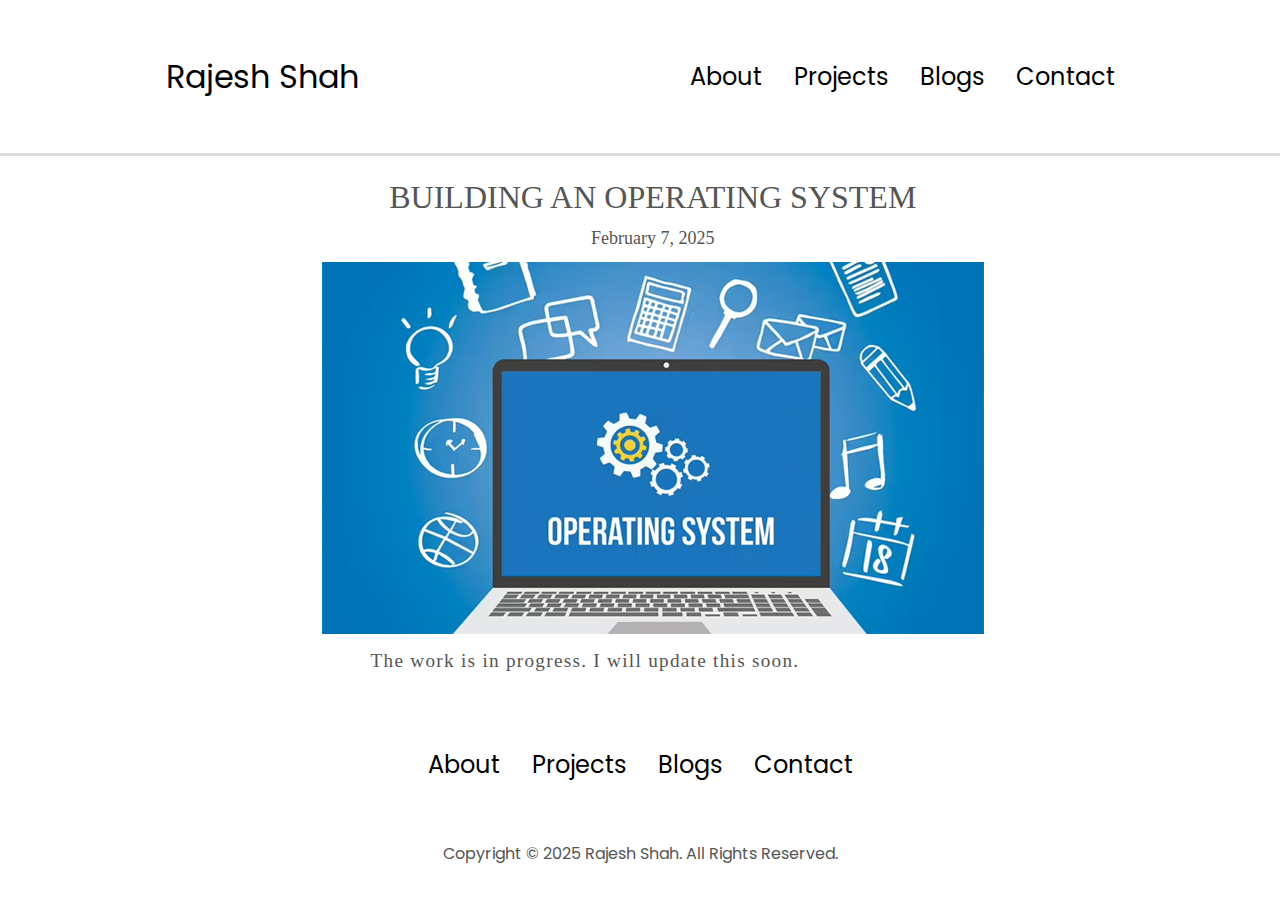
<file: projects/building-os.html>
<!DOCTYPE html> 
<html lang="en"> 

<head> 
	<meta charset="UTF-8"> 
	<meta name="viewport" content= 
		"width=device-width, initial-scale=1.0"> 
    <link rel="stylesheet" href="/style.css" />
    <link rel="stylesheet" href="/mediaqueries.css" />
	<title>Project</title> 
</head> 

<body>
    <div style="border-bottom: 3px solid gainsboro;">
        <nav id="desktop-nav">
            <div class="logo"><a href="/" style="text-decoration: none;">Rajesh Shah</a></div>
            <ul class="nav-links">
                <li><a href="../#about" style="text-decoration: none;">About</a></li>
                <li><a href="../#projects" style="text-decoration: none;">Projects</a></li>
                <li><a href="../#blogs" style="text-decoration: none;">Blogs</a></li>
                <li><a href="../#contact" style="text-decoration: none;">Contact</a></li>
            </ul>
        </nav>
        <nav id="hamburger-nav">
            <div class="logo">Rajesh Shah</div>
            <div class="hamburger-menu">
                <div class="hamburger-icon" onclick="toggleMenu()">
                    <span></span>
                    <span></span>
                    <span></span>
                </div>
                <div class="menu-links">
                    <li><a href="../#about" onclick="toggleMenu()">About</a></li>
                    <li><a href="../#projects" onclick="toggleMenu()">Projects</a></li>
                    <li><a href="../#blogs" onclick="toggleMenu()">Blogs</a></li>
                    <li><a href="../#contact" onclick="toggleMenu()">Contact</a></li>
                </div>
            </div>
        </nav>
    </div>

    <div id="project_container" style="margin-left: 2%; margin-top: 0.8%; align-items: center; display: flex; flex-direction: column">  
        <p style="font-size: xx-large; font-family:Georgia, 'Times New Roman', Times, serif ;margin-top: 1%;">BUILDING AN OPERATING SYSTEM</p>
        <p style="font-family:Georgia, 'Times New Roman', Times, serif ;font-size: large; margin: 1%;">February 7, 2025</p>
        <div class="project_pic_container" style="width: 53%; display: flex; justify-content: center;">
            <img
                src="/assets/projects/building-os/building-an-os.png"
                alt="OS IMG"
            />
        </div>
        <div class="project_details_container" style=" line-height: 2rem; letter-spacing: 0.08rem; font-family:Georgia, 'Times New Roman', Times, serif; width: 45%; font-size: larger; text-align: justify; text-justify: inter-word;">
            <p style="margin-top: 2%; margin-bottom: 2%;">
                The work is in progress. I will update this soon.
            </p>
        </div>
    </div>
    <footer>
        <nav>
          <div class="nav-links-container">
            <ul class="nav-links">
              <li><a href="../#about">About</a></li>
              <li><a href="../#projects">Projects</a></li>
              <li><a href="../#blogs">Blogs</a></li>
              <li><a href="../#contact">Contact</a></li>
            </ul>
          </div>
        </nav>
        <p>Copyright &#169; 2025 Rajesh Shah. All Rights Reserved.</p>
      </footer>
</body>

</html>
</file>
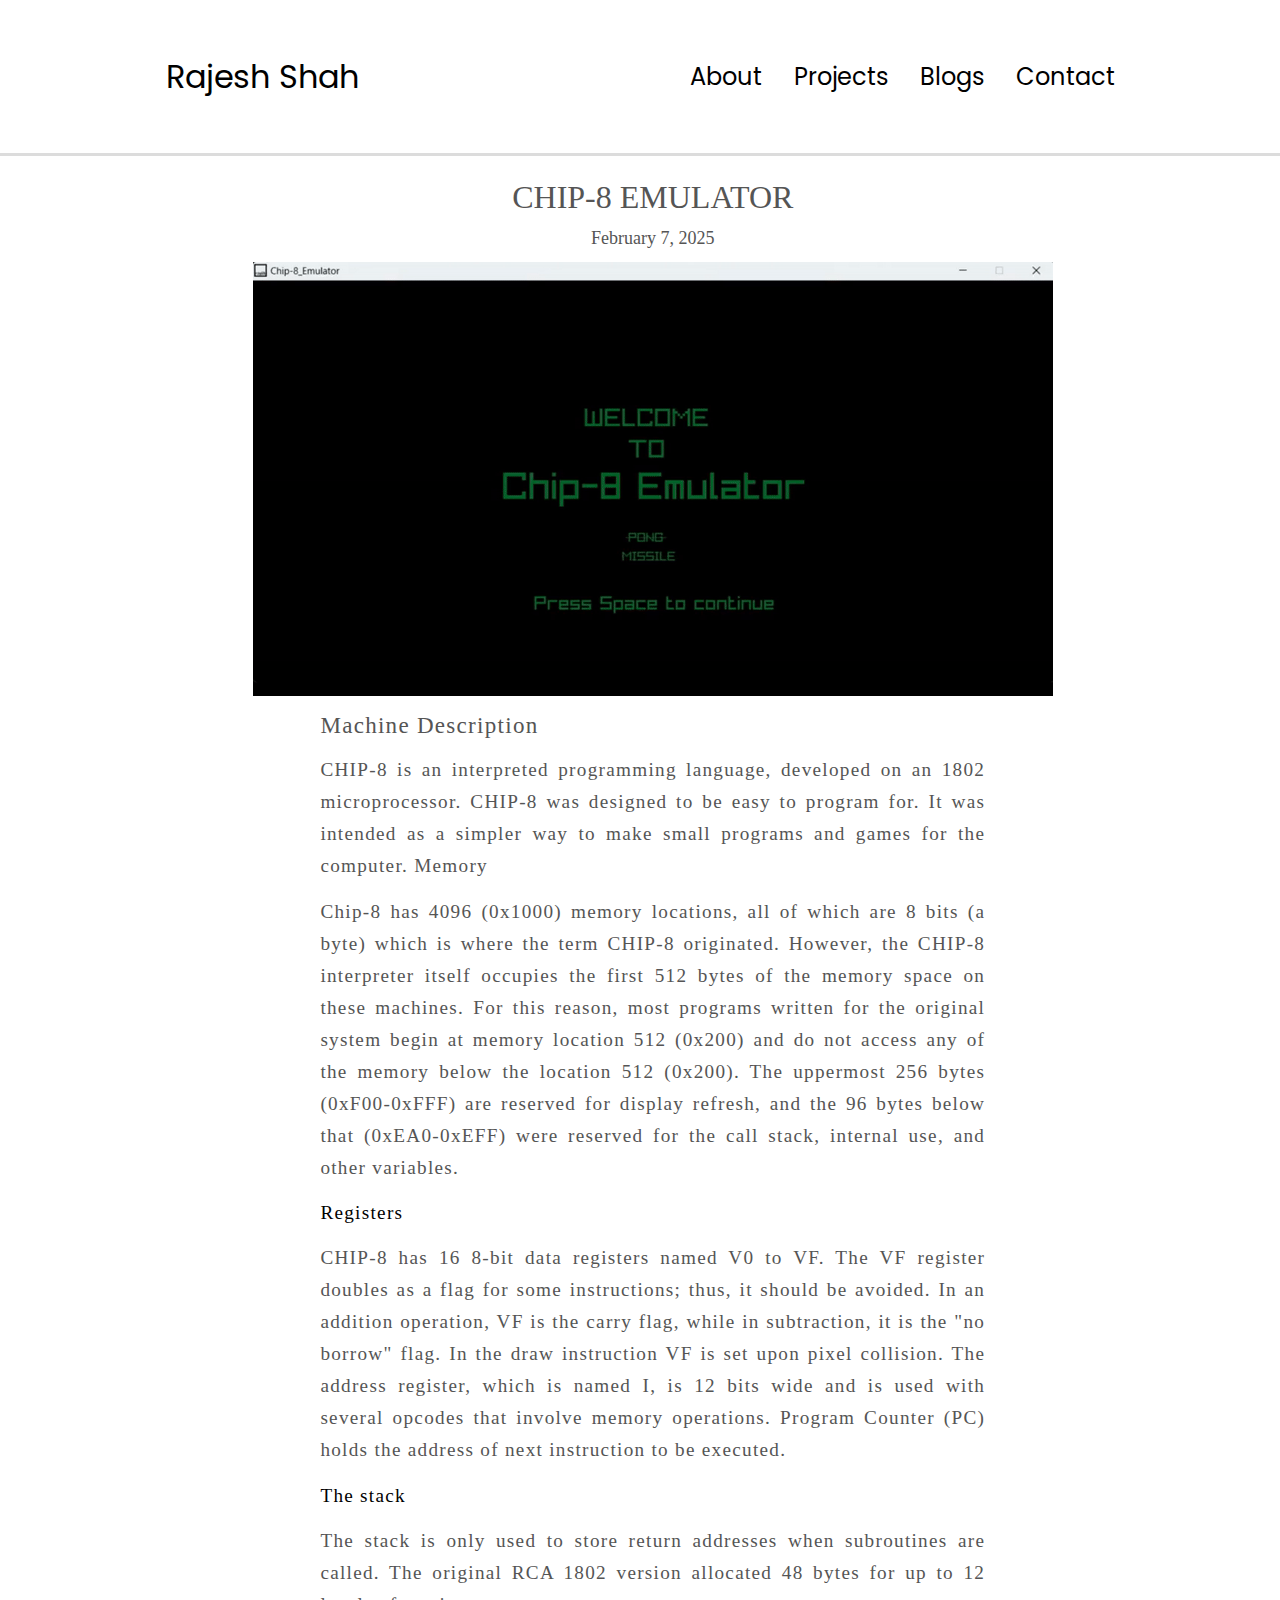
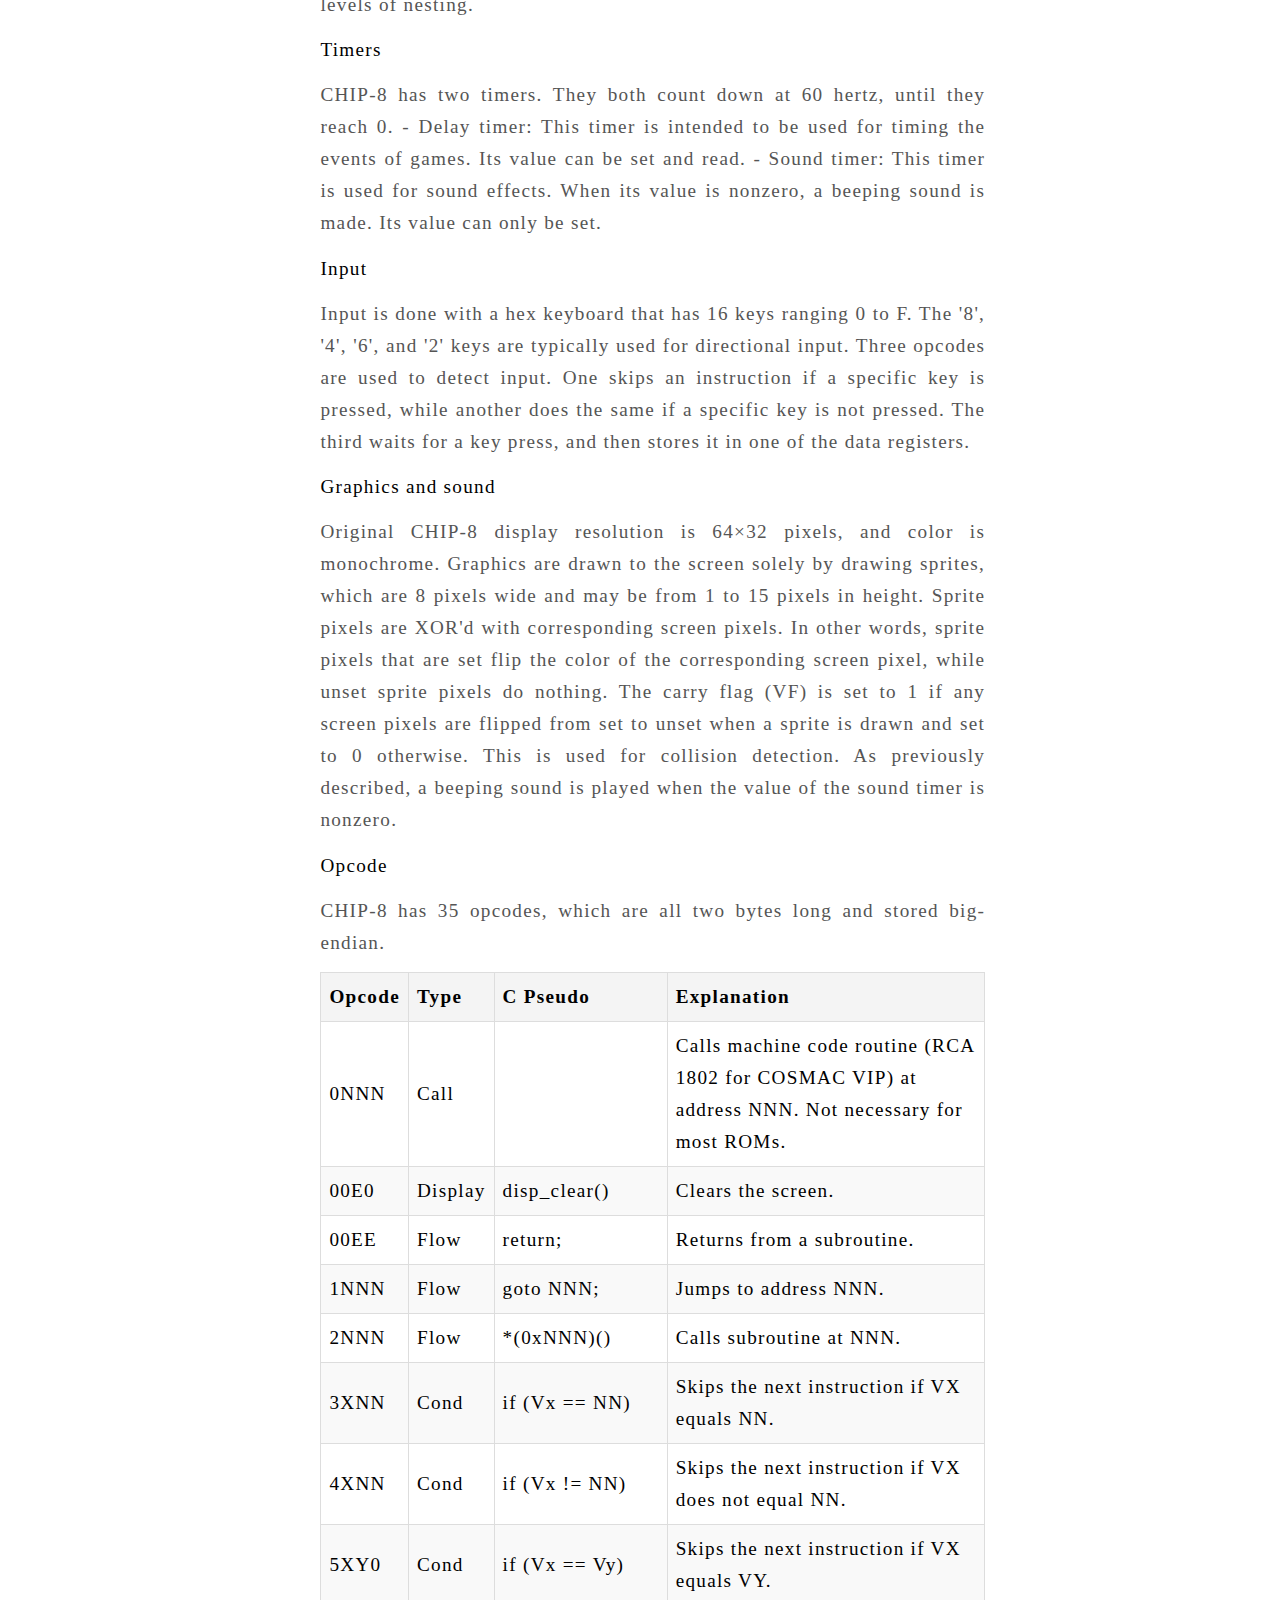
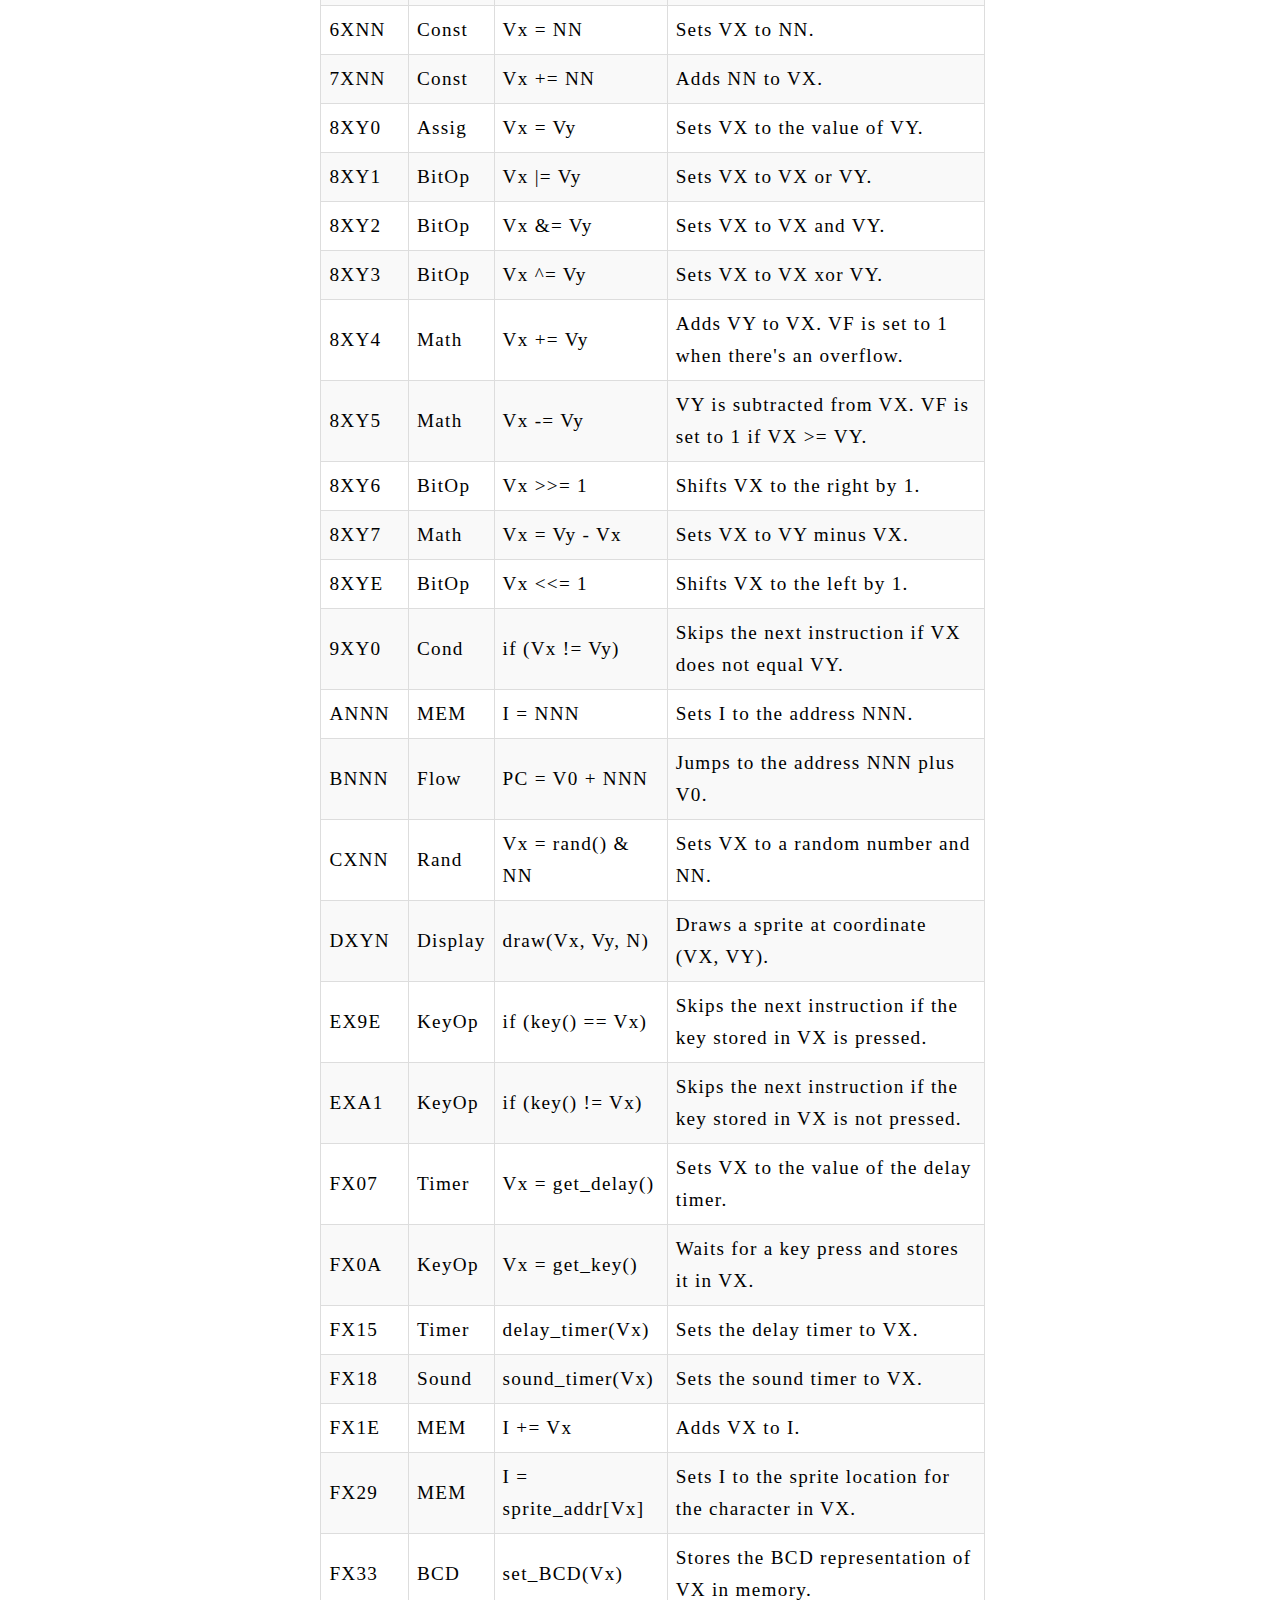
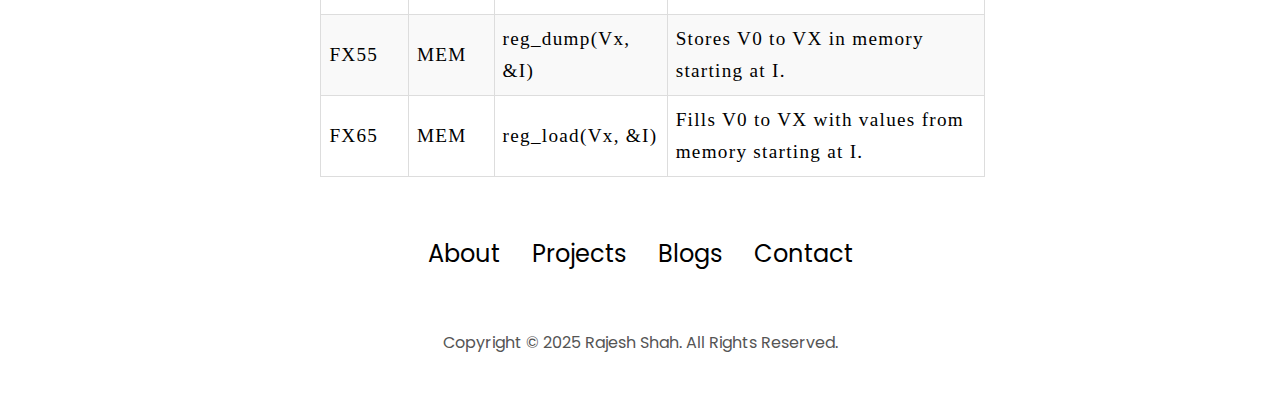
<file: projects/chip-8.html>
<!DOCTYPE html> 
<html lang="en"> 

<head> 
	<meta charset="UTF-8"> 
	<meta name="viewport" content= 
		"width=device-width, initial-scale=1.0"> 
    <link rel="stylesheet" href="style.css" />
    <link rel="stylesheet" href="mediaqueries.css" />
	<title>Project</title> 
</head> 

<body>
    <div style="border-bottom: 3px solid gainsboro;">
        <nav id="desktop-nav">
            <div class="logo"><a href="/" style="text-decoration: none;">Rajesh Shah</a></div>
            <ul class="nav-links">
                <li><a href="../#about" style="text-decoration: none;">About</a></li>
                <li><a href="../#projects" style="text-decoration: none;">Projects</a></li>
                <li><a href="../#blogs" style="text-decoration: none;">Blogs</a></li>
                <li><a href="../#contact" style="text-decoration: none;">Contact</a></li>
            </ul>
        </nav>
        <nav id="hamburger-nav">
            <div class="logo">Rajesh Shah</div>
            <div class="hamburger-menu">
                <div class="hamburger-icon" onclick="toggleMenu()">
                    <span></span>
                    <span></span>
                    <span></span>
                </div>
                <div class="menu-links">
                    <li><a href="../#about" onclick="toggleMenu()">About</a></li>
                    <li><a href="../#projects" onclick="toggleMenu()">Projects</a></li>
                    <li><a href="../#blogs" onclick="toggleMenu()">Blogs</a></li>
                    <li><a href="../#contact" onclick="toggleMenu()">Contact</a></li>
                </div>
            </div>
        </nav>
    </div>
    <!--<div id="project_container" style="margin-left: 2%; margin-top: 0.8%; align-items: center; display: flex; flex-direction: column">-->  
    <div class="project-container">
      <p style="font-size: xx-large; font-family:Georgia, 'Times New Roman', Times, serif ;margin-top: 1%;">CHIP-8 EMULATOR</p>
        <!--<p style="font-family:Georgia, 'Times New Roman', Times, serif ;font-size: large; margin: 1%;">February 7, 2025</p>-->
        <p class= "date-container">February 7, 2025</p>
        <!--<div class="project_pic_container" style="width: 53%; display: flex; justify-content: center;">-->
        <div class="project-pic-container">
          <img
                src="/assets/projects/chip-8/chip-8-demo.gif"
                alt="Emulator IMG"
            />
        </div>
        <div class="project-details-container">
            <p style="font-size: larger; margin-top: 2%; margin-bottom: 2%;">
                Machine Description
            </p>
            <p style=" margin-top: 2%; margin-bottom: 2%;">
CHIP-8 is an interpreted programming language, developed on an 1802 microprocessor. CHIP-8 was designed to be easy to program for. It was intended as a simpler way to make small programs and games for the computer.

Memory
<p style=" margin-top: 2%; margin-bottom: 2%;">
Chip-8 has 4096 (0x1000) memory locations, all of which are 8 bits (a byte) which is where the term CHIP-8 originated. However, the CHIP-8 interpreter itself occupies the first 512 bytes of the memory space on these machines. For this reason, most programs written for the original system begin at memory location 512 (0x200) and do not access any of the memory below the location 512 (0x200). The uppermost 256 bytes (0xF00-0xFFF) are reserved for display refresh, and the 96 bytes below that (0xEA0-0xEFF) were reserved for the call stack, internal use, and other variables.
</p>
Registers
<p style=" margin-top: 2%; margin-bottom: 2%;">
    CHIP-8 has 16 8-bit data registers named V0 to VF. The VF register doubles as a flag for some instructions; thus, it should be avoided. In an addition operation, VF is the carry flag, while in subtraction, it is the "no borrow" flag. In the draw instruction VF is set upon pixel collision.
The address register, which is named I, is 12 bits wide and is used with several opcodes that involve memory operations. Program Counter (PC) holds the address of next instruction to be executed.
</p>
The stack
<p style=" margin-top: 2%; margin-bottom: 2%;">
The stack is only used to store return addresses when subroutines are called. The original RCA 1802 version allocated 48 bytes for up to 12 levels of nesting.
</p>
Timers
<p style=" margin-top: 2%; margin-bottom: 2%;">
CHIP-8 has two timers. They both count down at 60 hertz, until they reach 0.
- Delay timer: This timer is intended to be used for timing the events of games. Its value can be set and read.
- Sound timer: This timer is used for sound effects. When its value is nonzero, a beeping sound is made. Its value can only be set.
</p>
Input
<p style=" margin-top: 2%; margin-bottom: 2%;">
Input is done with a hex keyboard that has 16 keys ranging 0 to F. The '8', '4', '6', and '2' keys are typically used for directional input. Three opcodes are used to detect input. One skips an instruction if a specific key is pressed, while another does the same if a specific key is not pressed. The third waits for a key press, and then stores it in one of the data registers.
</p>
Graphics and sound
<p style=" margin-top: 2%; margin-bottom: 2%;">
Original CHIP-8 display resolution is 64×32 pixels, and color is monochrome. Graphics are drawn to the screen solely by drawing sprites, which are 8 pixels wide and may be from 1 to 15 pixels in height. Sprite pixels are XOR'd with corresponding screen pixels. In other words, sprite pixels that are set flip the color of the corresponding screen pixel, while unset sprite pixels do nothing. The carry flag (VF) is set to 1 if any screen pixels are flipped from set to unset when a sprite is drawn and set to 0 otherwise. This is used for collision detection.
As previously described, a beeping sound is played when the value of the sound timer is nonzero.
</p>
Opcode
<p style=" margin-top: 2%; margin-bottom: 2%;">
CHIP-8 has 35 opcodes, which are all two bytes long and stored big-endian.
</p>

<style>
    table {
      width: 100%;
      border-collapse: collapse;
    }
    th, td {
      border: 1px solid #ddd;
      padding: 8px;
      text-align: left;
    }
    th {
      background-color: #f4f4f4;
    }
    tr:nth-child(even) {
      background-color: #f9f9f9;
    }
    </style>

<table>
    <thead>
      <tr>
        <th>Opcode</th>
        <th>Type</th>
        <th>C Pseudo</th>
        <th>Explanation</th>
      </tr>
    </thead>
    <tbody>
      <tr><td>0NNN</td><td>Call</td><td></td><td>Calls machine code routine (RCA 1802 for COSMAC VIP) at address NNN. Not necessary for most ROMs.</td></tr>
      <tr><td>00E0</td><td>Display</td><td>disp_clear()</td><td>Clears the screen.</td></tr>
      <tr><td>00EE</td><td>Flow</td><td>return;</td><td>Returns from a subroutine.</td></tr>
      <tr><td>1NNN</td><td>Flow</td><td>goto NNN;</td><td>Jumps to address NNN.</td></tr>
      <tr><td>2NNN</td><td>Flow</td><td>*(0xNNN)()</td><td>Calls subroutine at NNN.</td></tr>
      <tr><td>3XNN</td><td>Cond</td><td>if (Vx == NN)</td><td>Skips the next instruction if VX equals NN.</td></tr>
      <tr><td>4XNN</td><td>Cond</td><td>if (Vx != NN)</td><td>Skips the next instruction if VX does not equal NN.</td></tr>
      <tr><td>5XY0</td><td>Cond</td><td>if (Vx == Vy)</td><td>Skips the next instruction if VX equals VY.</td></tr>
      <tr><td>6XNN</td><td>Const</td><td>Vx = NN</td><td>Sets VX to NN.</td></tr>
      <tr><td>7XNN</td><td>Const</td><td>Vx += NN</td><td>Adds NN to VX.</td></tr>
      <tr><td>8XY0</td><td>Assig</td><td>Vx = Vy</td><td>Sets VX to the value of VY.</td></tr>
      <tr><td>8XY1</td><td>BitOp</td><td>Vx |= Vy</td><td>Sets VX to VX or VY.</td></tr>
      <tr><td>8XY2</td><td>BitOp</td><td>Vx &= Vy</td><td>Sets VX to VX and VY.</td></tr>
      <tr><td>8XY3</td><td>BitOp</td><td>Vx ^= Vy</td><td>Sets VX to VX xor VY.</td></tr>
      <tr><td>8XY4</td><td>Math</td><td>Vx += Vy</td><td>Adds VY to VX. VF is set to 1 when there's an overflow.</td></tr>
      <tr><td>8XY5</td><td>Math</td><td>Vx -= Vy</td><td>VY is subtracted from VX. VF is set to 1 if VX >= VY.</td></tr>
      <tr><td>8XY6</td><td>BitOp</td><td>Vx >>= 1</td><td>Shifts VX to the right by 1.</td></tr>
      <tr><td>8XY7</td><td>Math</td><td>Vx = Vy - Vx</td><td>Sets VX to VY minus VX.</td></tr>
      <tr><td>8XYE</td><td>BitOp</td><td>Vx <<= 1</td><td>Shifts VX to the left by 1.</td></tr>
      <tr><td>9XY0</td><td>Cond</td><td>if (Vx != Vy)</td><td>Skips the next instruction if VX does not equal VY.</td></tr>
      <tr><td>ANNN</td><td>MEM</td><td>I = NNN</td><td>Sets I to the address NNN.</td></tr>
      <tr><td>BNNN</td><td>Flow</td><td>PC = V0 + NNN</td><td>Jumps to the address NNN plus V0.</td></tr>
      <tr><td>CXNN</td><td>Rand</td><td>Vx = rand() & NN</td><td>Sets VX to a random number and NN.</td></tr>
      <tr><td>DXYN</td><td>Display</td><td>draw(Vx, Vy, N)</td><td>Draws a sprite at coordinate (VX, VY).</td></tr>
      <tr><td>EX9E</td><td>KeyOp</td><td>if (key() == Vx)</td><td>Skips the next instruction if the key stored in VX is pressed.</td></tr>
      <tr><td>EXA1</td><td>KeyOp</td><td>if (key() != Vx)</td><td>Skips the next instruction if the key stored in VX is not pressed.</td></tr>
      <tr><td>FX07</td><td>Timer</td><td>Vx = get_delay()</td><td>Sets VX to the value of the delay timer.</td></tr>
      <tr><td>FX0A</td><td>KeyOp</td><td>Vx = get_key()</td><td>Waits for a key press and stores it in VX.</td></tr>
      <tr><td>FX15</td><td>Timer</td><td>delay_timer(Vx)</td><td>Sets the delay timer to VX.</td></tr>
      <tr><td>FX18</td><td>Sound</td><td>sound_timer(Vx)</td><td>Sets the sound timer to VX.</td></tr>
      <tr><td>FX1E</td><td>MEM</td><td>I += Vx</td><td>Adds VX to I.</td></tr>
      <tr><td>FX29</td><td>MEM</td><td>I = sprite_addr[Vx]</td><td>Sets I to the sprite location for the character in VX.</td></tr>
      <tr><td>FX33</td><td>BCD</td><td>set_BCD(Vx)</td><td>Stores the BCD representation of VX in memory.</td></tr>
      <tr><td>FX55</td><td>MEM</td><td>reg_dump(Vx, &I)</td><td>Stores V0 to VX in memory starting at I.</td></tr>
      <tr><td>FX65</td><td>MEM</td><td>reg_load(Vx, &I)</td><td>Fills V0 to VX with values from memory starting at I.</td></tr>
    </tbody>
  </table>
        </div>
    </div>
    <footer>
        <nav>
          <div class="nav-links-container">
            <ul class="nav-links">
              <li><a href="../#about">About</a></li>
              <li><a href="../#projects">Projects</a></li>
              <li><a href="../#blogs">Blogs</a></li>
              <li><a href="../#contact">Contact</a></li>
            </ul>
          </div>
        </nav>
        <p>Copyright &#169; 2025 Rajesh Shah. All Rights Reserved.</p>
      </footer>
</body>

</html>
</file>
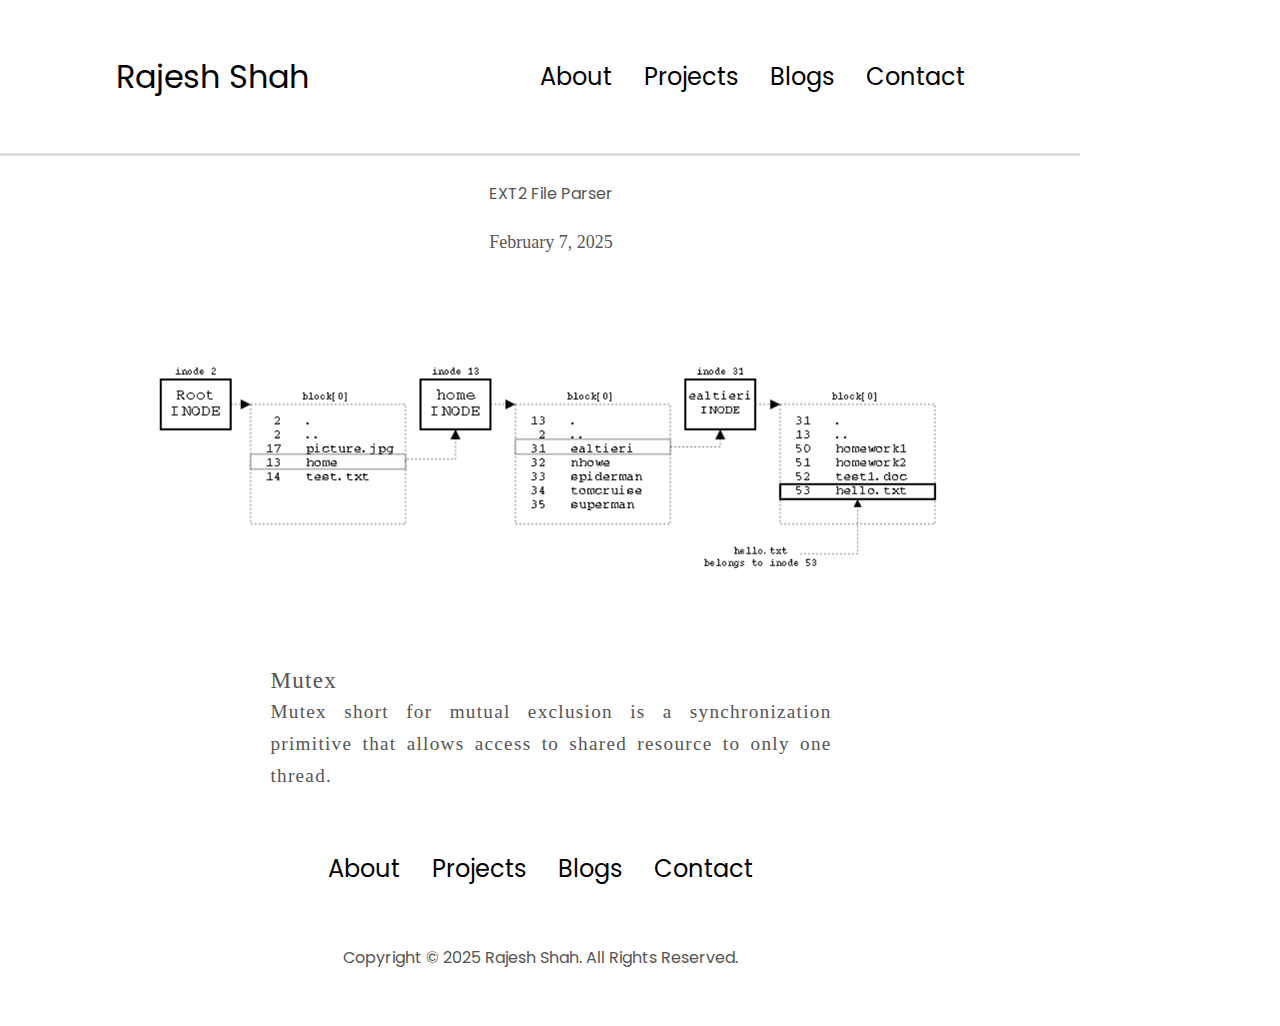
<file: projects/ext2.html>
<!DOCTYPE html> 
<html lang="en"> 

<head> 
	<meta charset="UTF-8"> 
	<meta name="viewport" content= 
		"width=device-width, initial-scale=1.0"> 
    <link rel="stylesheet" href="style.css" />
    <link rel="stylesheet" href="media.css" />
	<title>Project</title> 
</head> 

<body>
    <div style="border-bottom: 3px solid gainsboro;">
        <nav id="desktop-nav">
            <div class="logo"><a href="/" style="text-decoration: none;">Rajesh Shah</a></div>
            <ul class="nav-links">
                <li><a href="../#about" style="text-decoration: none;">About</a></li>
                <li><a href="../#projects" style="text-decoration: none;">Projects</a></li>
                <li><a href="../#blogs" style="text-decoration: none;">Blogs</a></li>
                <li><a href="../#contact" style="text-decoration: none;">Contact</a></li>
            </ul>
        </nav>
        <nav id="hamburger-nav">
            <div class="logo">Rajesh Shah</div>
            <div class="hamburger-menu">
                <div class="hamburger-icon" onclick="toggleMenu()">
                    <span></span>
                    <span></span>
                    <span></span>
                </div>
                <div class="menu-links">
                    <li><a href="../#about" onclick="toggleMenu()">About</a></li>
                    <li><a href="../#projects" onclick="toggleMenu()">Projects</a></li>
                    <li><a href="../#blogs" onclick="toggleMenu()">Blogs</a></li>
                    <li><a href="../#contact" onclick="toggleMenu()">Contact</a></li>
                </div>
            </div>
        </nav>
    </div>
    <!--<div id="project_container" style="margin-left: 2%; margin-top: 0.8%; align-items: center; display: flex; flex-direction: column">-->  
    <div class="project-container">
      <div class="project-title"><p>EXT2 File Parser</p></div>
        <!--<p style="font-family:Georgia, 'Times New Roman', Times, serif ;font-size: large; margin: 1%;">February 7, 2025</p>-->
        <p class= "date-container">February 7, 2025</p>
        <!--<div class="project_pic_container" style="width: 53%; display: flex; justify-content: center;">-->
        <div class="project-pic-container">
          <img
                src="/assets/projects/ext2/ext2.png"
                alt="EXT2 IMG"
            />
        </div>
        <div class="project-details-container">
            <p style="font-size: larger;">
                Mutex
            </p>
            <p>
                Mutex short for mutual exclusion is a synchronization primitive that allows access to shared resource to only one thread.
            </p>
        </div>
    </div>
    <footer>
        <nav>
          <div class="nav-links-container">
            <ul class="nav-links">
              <li><a href="../#about">About</a></li>
              <li><a href="../#projects">Projects</a></li>
              <li><a href="../#blogs">Blogs</a></li>
              <li><a href="../#contact">Contact</a></li>
            </ul>
          </div>
        </nav>
        <p>Copyright &#169; 2025 Rajesh Shah. All Rights Reserved.</p>
      </footer>
</body>

</html>
</file>
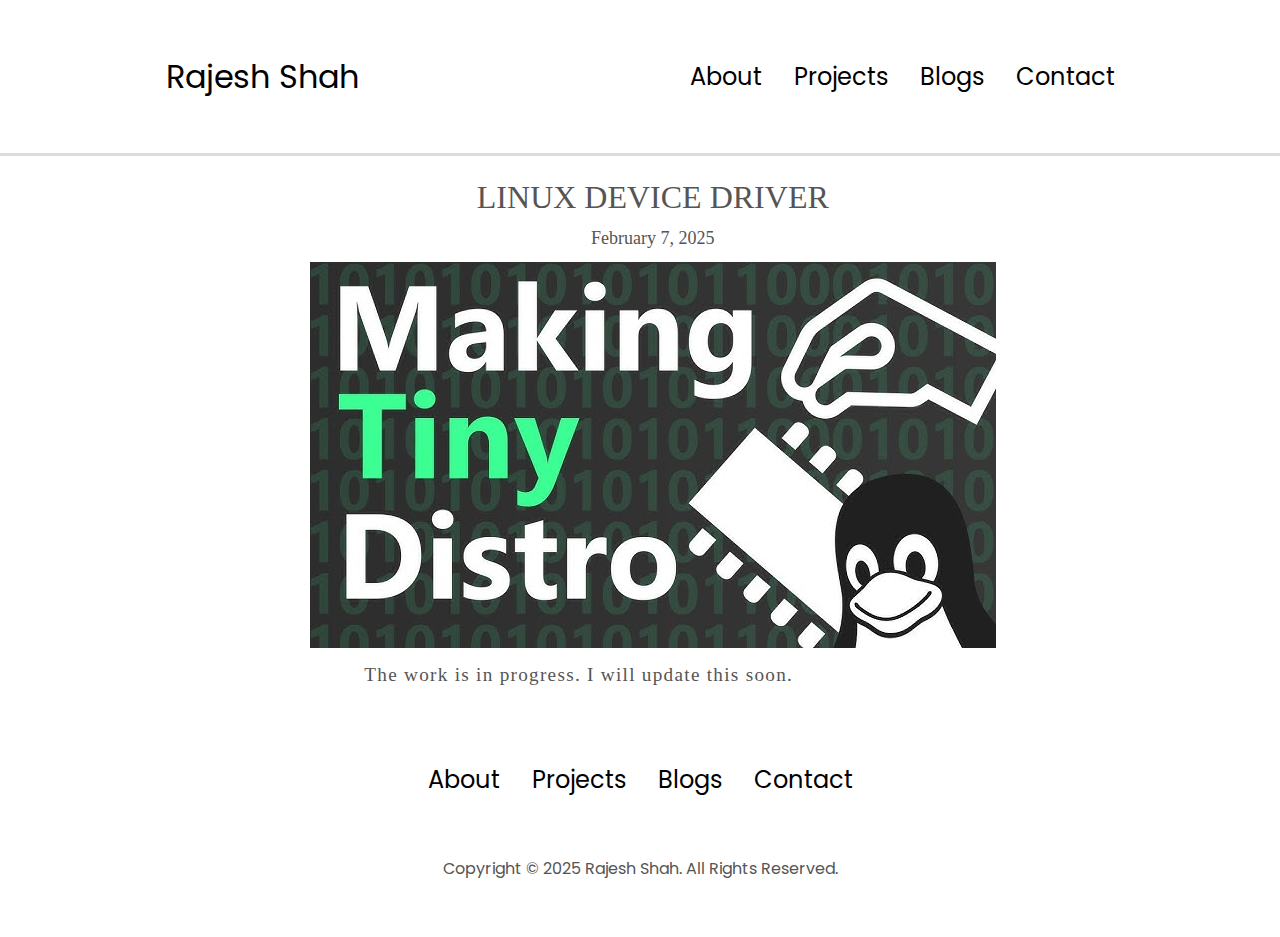
<file: projects/linux-device-driver.html>
<!DOCTYPE html> 
<html lang="en"> 

<head> 
	<meta charset="UTF-8"> 
	<meta name="viewport" content= 
		"width=device-width, initial-scale=1.0"> 
    <link rel="stylesheet" href="/style.css" />
    <link rel="stylesheet" href="/mediaqueries.css" />
	<title>Project</title> 
</head> 

<body>
    <div style="border-bottom: 3px solid gainsboro;">
        <nav id="desktop-nav">
            <div class="logo"><a href="/" style="text-decoration: none;">Rajesh Shah</a></div>
            <ul class="nav-links">
                <li><a href="../#about" style="text-decoration: none;">About</a></li>
                <li><a href="../#projects" style="text-decoration: none;">Projects</a></li>
                <li><a href="../#blogs" style="text-decoration: none;">Blogs</a></li>
                <li><a href="../#contact" style="text-decoration: none;">Contact</a></li>
            </ul>
        </nav>
        <nav id="hamburger-nav">
            <div class="logo">Rajesh Shah</div>
            <div class="hamburger-menu">
                <div class="hamburger-icon" onclick="toggleMenu()">
                    <span></span>
                    <span></span>
                    <span></span>
                </div>
                <div class="menu-links">
                    <li><a href="../#about" onclick="toggleMenu()">About</a></li>
                    <li><a href="../#projects" onclick="toggleMenu()">Projects</a></li>
                    <li><a href="../#blogs" onclick="toggleMenu()">Blogs</a></li>
                    <li><a href="../#contact" onclick="toggleMenu()">Contact</a></li>
                </div>
            </div>
        </nav>
    </div>

    <div id="project_container" style="margin-left: 2%; margin-top: 0.8%; align-items: center; display: flex; flex-direction: column">  
        <p style="font-size: xx-large; font-family:Georgia, 'Times New Roman', Times, serif ;margin-top: 1%;">LINUX DEVICE DRIVER</p>
        <p style="font-family:Georgia, 'Times New Roman', Times, serif ;font-size: large; margin: 1%;">February 7, 2025</p>
        <div class="project_pic_container" style="width: 53%; display: flex; justify-content: center;">
            <img
                src="/assets/projects/device-driver/linux-device-driver-pic.jpg"
                alt="Emulator IMG"
            />
        </div>
        <div class="project_details_container" style=" line-height: 2rem; letter-spacing: 0.08rem; font-family:Georgia, 'Times New Roman', Times, serif; width: 46%; font-size: larger; text-align: justify; text-justify: inter-word;">
            <p style="margin-top: 2%; margin-bottom: 2%;">
                The work is in progress. I will update this soon.
            </p>
        </div>
    </div>
    <footer>
        <nav>
          <div class="nav-links-container">
            <ul class="nav-links">
              <li><a href="../#about">About</a></li>
              <li><a href="../#projects">Projects</a></li>
              <li><a href="../#blogs">Blogs</a></li>
              <li><a href="../#contact">Contact</a></li>
            </ul>
          </div>
        </nav>
        <p>Copyright &#169; 2025 Rajesh Shah. All Rights Reserved.</p>
      </footer>
</body>

</html>
</file>
<file: style.css>
/* GENERAL */

@import url("https://fonts.googleapis.com/css2?family=Poppins:wght@300;400;500;600&display=swap");

* {
  margin: 0;
  padding: 0;
}

body {
  font-family: "Poppins", sans-serif;
}

html {
  scroll-behavior: smooth;
}

p {
  color: rgb(85, 85, 85);
}

/* TRANSITION */

a,
.btn {
  transition: all 300ms ease;
}

/* DESKTOP NAV */

nav,
.nav-links {
  display: flex;
}

nav {
  justify-content: space-around;
  align-items: center;
  height: 17vh;
}

.nav-links {
  gap: 2rem;
  list-style: none;
  font-size: 1.5rem;
}

a {
  color: black;
  text-decoration: none !important;
  text-decoration-color: white;
}

a:hover {
  color: grey;
  text-decoration: underline;
  text-underline-offset: 1rem;
  text-decoration-color: rgb(181, 181, 181);
}

.logo {
  font-size: 2rem;
}

.logo:hover {
  cursor: default;
}

/* HAMBURGER MENU */

#hamburger-nav {
  display: none;
}

.hamburger-menu {
  position: relative;
  display: inline-block;
}

.hamburger-icon {
  display: flex;
  flex-direction: column;
  justify-content: space-between;
  height: 24px;
  width: 30px;
  cursor: pointer;
}

.hamburger-icon span {
  width: 100%;
  height: 2px;
  background-color: black;
  transition: all 0.3 ease-in-out;
}

.menu-links {
  position: absolute;
  top: 100%;
  right: 0;
  background-color: white;
  width: fit-content;
  max-height: 0;
  overflow: hidden;
  transition: all 0.3 ease-in-out;
}

.menu-links a {
  display: block;
  padding: 10px;
  text-align: center;
  font-size: 1.5rem;
  color: black;
  text-decoration: none;
  transition: all 0.3 ease-in-out;
}

.menu-links li {
  list-style: none;
}

.menu-links.open {
  max-height: 300px;
}

.hamburger-icon.open span:first-child {
  transform: rotate(45deg) translate(10px, 5px);
}

.hamburger-icon.open span:nth-child(2) {
  opacity: 0;
}

.hamburger-icon.open span:last-child {
  transform: rotate(-45deg) translate(10px, -5px);
}

.hamburger-icon span:first-child {
  transform: none;
}

.hamburger-icon span:first-child {
  opacity: 1;
}

.hamburger-icon span:first-child {
  transform: none;
}

/* SECTIONS */

section {
  padding-top: 4vh;
  height: 96vh;
  margin: 0 10rem;
  box-sizing: border-box;
  min-height: fit-content;
}

.section-container {
  display: flex;
}


/* PROFILE SECTION */

#profile {
  display: flex;
  justify-content: center;
  gap: 5rem;
  height: 80vh;
}

.section__pic-container {
  display: flex;
  height: 400px;
  width: 400px;
  margin: auto 0;
}



.section__text {
  align-self: center;
  text-align: center;
}

.section__text p {
  font-weight: 600;
}

.section__text__p1 {
  text-align: center;
}

.section__text__p2 {
  font-size: 1.75rem;
  margin-bottom: 1rem;
}

.title {
  font-size: 3rem;
  text-align: center;
}

#socials-container {
  display: flex;
  justify-content: center;
  margin-top: 1rem;
  gap: 1rem;
}

/* ICONS */

.icon {
  cursor: pointer;
  height: 2rem;
}

/* BUTTONS */

.btn-container {
  display: flex;
  justify-content: center;
  gap: 1rem;
}

.btn {
  font-weight: 600;
  transition: all 300ms ease;
  padding: 1rem;
  width: 8rem;
  border-radius: 2rem;
}

.btn-color-1,
.btn-color-2 {
  border: rgb(53, 53, 53) 0.1rem solid;
}

.btn-color-1:hover,
.btn-color-2:hover {
  cursor: pointer;
}

.btn-color-1,
.btn-color-2:hover {
  background: rgb(53, 53, 53);
  color: white;
}

.btn-color-1:hover {
  background: rgb(0, 0, 0);
}

.btn-color-2 {
  background: none;
}

.btn-color-2:hover {
  border: rgb(255, 255, 255) 0.1rem solid;
}

.btn-container {
  gap: 1rem;
}

/* ABOUT SECTION */

#about {
  position: relative;
}

.about-containers {
  gap: 2rem;
  margin-bottom: 2rem;
  margin-top: 2rem;
  max-height: fit-content;
  padding-bottom: 2rem;
  display: flex;
}

.about-details-container {
  justify-content: center;
  flex-direction: column;
  display: flex;
}

.about-pic {
  border-radius: 2rem;
}

.text-container{
  text-align: justify;
  text-justify: inter-word;
  padding: auto;
}

.arrow {
  position: absolute;
  right: -5rem;
  bottom: 2.5rem;
}

.details-container {
  padding: 1.5rem;
  flex: 1;
  background: white;
  border-radius: 2rem;
  border: rgb(53, 53, 53) 0.1rem solid;
  border-color: rgb(163, 163, 163);
  text-align: center;
  height: 100%;
}

.project-container {
  gap: 2rem;
  margin-bottom: 2rem;
  margin-top: 2rem;
  max-height: fit-content;
  padding-bottom: 2rem;
  display: flex;
  flex-wrap: wrap;
  justify-content: space-around;
}
.project {
  padding: 1.5rem;
  background: white;
  border-radius: 2rem;
  border: rgb(53, 53, 53) 0.1rem solid;
  border-color: rgb(163, 163, 163);
  text-align: center;
  height: 300px;
  width: 300px;
}

.blog-container {
  gap: 2rem;
  margin-bottom: 2rem;
  margin-top: 2rem;
  max-height: fit-content;
  padding-bottom: 2rem;
  display: flex;
  flex-wrap: wrap;
  justify-content: space-around;
}
.blog {
  padding: 1.5rem;
  background: white;
  border-radius: 2rem;
  border: rgb(53, 53, 53) 0.1rem solid;
  border-color: rgb(163, 163, 163);
  text-align: center;
  height: 180px;
  width: 300px;
}

.section-container {
  gap: 4rem;
  height: 80%;
}

.section__pic-container {
  height: 400px;
  width: 400px;
  margin: auto 0;
}

/* SKILLs SECTION */

#experience {
  position: relative;
}

.experience-sub-title {
  color: rgb(85, 85, 85);
  font-weight: 600;
  font-size: 1.75rem;
  margin-bottom: 1rem;
}

.project-blog-container {
  display: flex;
  justify-content: center;
  flex-direction: column;
  font-size: 200;
}

.article-container {
  display: flex;
  text-align: center;
  flex-wrap: wrap;
  flex-direction: row;
  gap: 1rem;
  justify-content: space-evenly;
}

article {
  display: flex;
  width: 10rem;
  justify-content: space-around;
  gap: 0.5rem;
}

article .icon {
  cursor: default;
}

/* PROJECTS SECTION */

#projects {
  position: relative;
}

.color-container {
  border-color: rgb(163, 163, 163);
  background: rgb(250, 250, 250);
}

.project-img {
  border-radius: 2rem;
  width: 90%;
  height: 90%;
}

.project-title {
  margin: 1rem;
  color: black;
}

.project-btn {
  color: black;
  border-color: rgb(163, 163, 163);
}

/* CONTACT */

#contact {
  display: flex;
  justify-content: center;
  flex-direction: column;
  height: 70vh;
}

.contact-info-upper-container {
  display: flex;
  justify-content: center;
  border-radius: 2rem;
  border: rgb(53, 53, 53) 0.1rem solid;
  border-color: rgb(163, 163, 163);
  background: (250, 250, 250);
  margin: 2rem auto;
  padding: 0.5rem;
}

.contact-info-container {
  display: flex;
  align-items: center;
  justify-content: center;
  gap: 0.5rem;
  margin: 1rem;
}

.contact-info-container p {
  font-size: larger;
}

.contact-icon {
  cursor: default;
}

.email-icon {
  height: 2.5rem;
}

/* FOOTER SECTION */

footer {
  height: 26vh;
  margin: 0 1rem;
}

footer p {
  text-align: center;
}
</file>
<file: mediaqueries.css>
@media screen and (max-width: 1400px) {
  #profile {
    height: 83vh;
    margin-bottom: 6rem;
  }
  .about-containers {
    display: flex;
    flex-wrap: wrap;
    justify-content: space-around;
    padding: 0.5rem !important;
  }
  .details-container{
    height: 190px;
  }
  #contact,
  #projects {
    height: fit-content;
  }
}

@media screen and (max-width: 1200px) {
  #desktop-nav {
    display: none;
  }
  #hamburger-nav {
    display: flex;
  }
  #experience,
  .experience-details-container {
    margin-top: 2rem;
  }
  #profile,
  .section-container {
    display: block;
  }
  .arrow {
    display: none;
  }
  section,
  .section-container {
    height: fit-content;
  }
  section {
    margin: 0.5%;
  }
  .section__pic-container {
    width: 275px;
    height: 275px;
    margin: 0 auto 2rem;
  }
  .about-containers {
    margin-top: 0;
    display: flex;
    flex-wrap: wrap;
    justify-content: space-around;
    padding: 0.5rem !important;
  }
  .details-container{
    height: 190px;
  }
  .text-container {
    text-align: justify;
    text-justify: inter-word;
    padding: 0.5rem !important;
  }
}

@media screen and (max-width: 600px) {
  #contact,
  footer {
    height: 40vh;
  }
  #profile {
    height: 83vh;
    margin-bottom: 0;
  }
  article {
    font-size: 1rem;
  }
  footer nav {
    height: fit-content;
    margin-bottom: 2rem;
  }
  .about-containers,
  .contact-info-upper-container,
  .btn-container {
    flex-wrap: wrap;
  }
  .contact-info-container {
    margin: 0;
  }
  .contact-info-container p,
  .nav-links li a {
    font-size: 1rem;
  }
  .experience-sub-title {
    font-size: 1.25rem;
  }
  .logo {
    font-size: 1.5rem;
  }
  .nav-links {
    flex-direction: column;
    gap: 0.5rem;
    text-align: center;
  }
  .section__pic-container {
    width: auto;
    height: 46vw;
    justify-content: center;
  }
  .section__text__p2 {
    font-size: 1.25rem;
  }
  .title {
    font-size: 2rem;
  }
  .text-container {
    text-align: justify;
    text-justify: inter-word;
    padding: 0.5rem !important;
  }
}
</file>
<file: projects/style.css>
/* GENERAL */

@import url("https://fonts.googleapis.com/css2?family=Poppins:wght@300;400;500;600&display=swap");

* {
  margin: 0;
  padding: 0;
}

body {
  font-family: "Poppins", sans-serif;
  width:fit-content;
}

html {
  scroll-behavior: smooth;
}

p {
  color: rgb(85, 85, 85);
}

/* TRANSITION */

a,
.btn {
  transition: all 300ms ease;
}

/* DESKTOP NAV */

nav,
.nav-links {
  display: flex;
}

nav {
  justify-content: space-around;
  align-items: center;
  height: 17vh;
}

.nav-links {
  gap: 2rem;
  list-style: none;
  font-size: 1.5rem;
}

a {
  color: black;
  text-decoration: none !important;
  text-decoration-color: white;
}

a:hover {
  color: grey;
  text-decoration: underline;
  text-underline-offset: 1rem;
  text-decoration-color: rgb(181, 181, 181);
}

.logo {
  font-size: 2rem;
}

.logo:hover {
  cursor: default;
}

/* HAMBURGER MENU */

#hamburger-nav {
  display: none;
}

.hamburger-menu {
  position: relative;
  display: inline-block;
}

.hamburger-icon {
  display: flex;
  flex-direction: column;
  justify-content: space-between;
  height: 24px;
  width: 30px;
  cursor: pointer;
}

.hamburger-icon span {
  width: 100%;
  height: 2px;
  background-color: black;
  transition: all 0.3 ease-in-out;
}

.menu-links {
  position: absolute;
  top: 100%;
  right: 0;
  background-color: white;
  width: fit-content;
  max-height: 0;
  overflow: hidden;
  transition: all 0.3 ease-in-out;
}

.menu-links a {
  display: block;
  padding: 10px;
  text-align: center;
  font-size: 1.5rem;
  color: black;
  text-decoration: none;
  transition: all 0.3 ease-in-out;
}

.menu-links li {
  list-style: none;
}

.menu-links.open {
  max-height: 300px;
}

.hamburger-icon.open span:first-child {
  transform: rotate(45deg) translate(10px, 5px);
}

.hamburger-icon.open span:nth-child(2) {
  opacity: 0;
}

.hamburger-icon.open span:last-child {
  transform: rotate(-45deg) translate(10px, -5px);
}

.hamburger-icon span:first-child {
  transform: none;
}

.hamburger-icon span:first-child {
  opacity: 1;
}

.hamburger-icon span:first-child {
  transform: none;
}

/* SECTIONS */

section {
  padding-top: 4vh;
  height: 96vh;
  margin: 0 10rem;
  box-sizing: border-box;
  min-height: fit-content;
}

.section-container {
  display: flex;
}


/* PROFILE SECTION */

#profile {
  display: flex;
  justify-content: center;
  gap: 5rem;
  height: 80vh;
}

.section__pic-container {
  display: flex;
  height: 400px;
  width: 400px;
  margin: auto 0;
}



.section__text {
  align-self: center;
  text-align: center;
}

.section__text p {
  font-weight: 600;
}

.section__text__p1 {
  text-align: center;
}

.section__text__p2 {
  font-size: 1.75rem;
  margin-bottom: 1rem;
}

.title {
  font-size: 3rem;
  text-align: center;
}

#socials-container {
  display: flex;
  justify-content: center;
  margin-top: 1rem;
  gap: 1rem;
}

/* ICONS */

.icon {
  cursor: pointer;
  height: 2rem;
}

/* BUTTONS */

.btn-container {
  display: flex;
  justify-content: center;
  gap: 1rem;
}

.btn {
  font-weight: 600;
  transition: all 300ms ease;
  padding: 1rem;
  width: 8rem;
  border-radius: 2rem;
}

.btn-color-1,
.btn-color-2 {
  border: rgb(53, 53, 53) 0.1rem solid;
}

.btn-color-1:hover,
.btn-color-2:hover {
  cursor: pointer;
}

.btn-color-1,
.btn-color-2:hover {
  background: rgb(53, 53, 53);
  color: white;
}

.btn-color-1:hover {
  background: rgb(0, 0, 0);
}

.btn-color-2 {
  background: none;
}

.btn-color-2:hover {
  border: rgb(255, 255, 255) 0.1rem solid;
}

.btn-container {
  gap: 1rem;
}

/* ABOUT SECTION */

#about {
  position: relative;
}

.about-containers {
  gap: 2rem;
  margin-bottom: 2rem;
  margin-top: 2rem;
}

.about-details-container {
  justify-content: center;
  flex-direction: column;
}

.about-containers,
.about-details-container {
  display: flex;
}

.about-pic {
  border-radius: 2rem;
}

.arrow {
  position: absolute;
  right: -5rem;
  bottom: 2.5rem;
}

.details-container {
  padding: 1.5rem;
  flex: 1;
  background: white;
  border-radius: 2rem;
  border: rgb(53, 53, 53) 0.1rem solid;
  border-color: rgb(163, 163, 163);
  text-align: center;
  max-height: fit-content;
}

.section-container {
  gap: 4rem;
  height: 80%;
}

.section__pic-container {
  height: 400px;
  width: 400px;
  margin: auto 0;
}

/* SKILLs SECTION */

#experience {
  position: relative;
}

.experience-sub-title {
  color: rgb(85, 85, 85);
  font-weight: 600;
  font-size: 1.75rem;
  margin-bottom: 1rem;
}

.experience-details-container {
  display: flex;
  justify-content: center;
  flex-direction: column;
  font-size: 200;
}

.article-container {
  display: flex;
  text-align: center;
  flex-wrap: wrap;
  flex-direction: row;
  gap: 1rem;
  justify-content: space-evenly;
}

article {
  display: flex;
  width: 10rem;
  justify-content: space-around;
  gap: 0.5rem;
}

article .icon {
  cursor: default;
}

/* PROJECTS SECTION */

#projects {
  position: relative;
}

.color-container {
  border-color: rgb(163, 163, 163);
  background: rgb(250, 250, 250);
}

.project-img {
  border-radius: 2rem;
  width: 90%;
  height: 90%;
}

.project-title {
  margin: 1rem;
  color: black;
}

.project-btn {
  color: black;
  border-color: rgb(163, 163, 163);
}

/* BLOG SECTION */
.blog {
  border-radius: 10px;
  padding: 0.5rem;
  margin-top: 0.2rem;
}

/* CONTACT */

#contact {
  display: flex;
  justify-content: center;
  flex-direction: column;
  height: 70vh;
}

.contact-info-upper-container {
  display: flex;
  justify-content: center;
  border-radius: 2rem;
  border: rgb(53, 53, 53) 0.1rem solid;
  border-color: rgb(163, 163, 163);
  background: (250, 250, 250);
  margin: 2rem auto;
  padding: 0.5rem;
}

.contact-info-container {
  display: flex;
  align-items: center;
  justify-content: center;
  gap: 0.5rem;
  margin: 1rem;
}

.contact-info-container p {
  font-size: larger;
}

.contact-icon {
  cursor: default;
}

.email-icon {
  height: 2.5rem;
}

/* FOOTER SECTION */

footer {
  height: 26vh;
  margin: 0 1rem;
}

footer p {
  text-align: center;
}

/* PROJECT PAGE */
.project-container{
  margin-left: 2%; margin-top: 0.8%; align-items: center; display: flex; flex-direction: column;
}

.project-pic-container{
  width: 53%; display: flex; justify-content: center;
}

.project-details-container{
  line-height: 2rem; letter-spacing: 0.08rem;
  font-family:Georgia, 'Times New Roman', Times, serif;
  font-size: larger; text-align: justify; text-justify: inter-word;
  width: 53%;
}

.date-container{
  font-family:'Georgia', serif ;font-size: large; margin: 1%;
}
</file>
<file: projects/media.css>
@media screen and (max-width: 1400px) {
  #profile {
    height: 83vh;
    margin-bottom: 6rem;
  }
  .about-containers {
    flex-wrap: wrap;
  }
  #contact,
  #projects {
    height: fit-content;
  }
}


@media screen and (max-width: 800px) {
  #desktop-nav {
    display: none;
  }
  #hamburger-nav {
    display: flex;
  }
}

@media screen and (max-width: 600px) {
  .project-pic-container{
    width: 90%;
  }
  .project-details-container{
    width: 90%;
  }
  #contact,
  footer {
    height: 40vh;
  }
  footer nav {
    height: fit-content;
    margin-bottom: 2rem;
  }
  .contact-info-container {
    margin: 0;
  }
  .contact-info-container p,
  .nav-links li a {
    font-size: 1rem;
  }
  .logo {
    font-size: 1.5rem;
  }
  .nav-links {
    flex-direction: column;
    gap: 0.5rem;
    text-align: center;
  }
  .title {
    font-size: 2rem;
  }
}
</file>
<file: projects/mediaqueries.css>
@media screen and (max-width: 1400px) {
  #profile {
    height: 83vh;
    margin-bottom: 6rem;
  }
  .about-containers {
    flex-wrap: wrap;
  }
  #contact,
  #projects {
    height: fit-content;
  }
}

@media screen and (max-width: 1200px) {
  #desktop-nav {
    display: none;
  }
  #hamburger-nav {
    display: flex;
  }
  #experience,
  .experience-details-container {
    margin-top: 2rem;
  }
  #profile,
  .section-container {
    display: block;
  }
  .arrow {
    display: none;
  }
  section,
  .section-container {
    height: fit-content;
  }
  section {
    margin: 0.5%;
  }
  .section__pic-container {
    width: 275px;
    height: 275px;
    margin: 0 auto 2rem;
  }
  .about-containers {
    margin-top: 0;
  }
}

@media screen and (max-width: 600px) {
  #contact,
  footer {
    height: 40vh;
  }
  #profile {
    height: 83vh;
    margin-bottom: 0;
  }
  article {
    font-size: 1rem;
  }
  footer nav {
    height: fit-content;
    margin-bottom: 2rem;
  }
  .about-containers,
  .contact-info-upper-container,
  .btn-container {
    flex-wrap: wrap;
  }
  .contact-info-container {
    margin: 0;
  }
  .contact-info-container p,
  .nav-links li a {
    font-size: 1rem;
  }
  .experience-sub-title {
    font-size: 1.25rem;
  }
  .logo {
    font-size: 1.5rem;
  }
  .nav-links {
    flex-direction: column;
    gap: 0.5rem;
    text-align: center;
  }
  .section__pic-container {
    width: auto;
    height: 46vw;
    justify-content: center;
  }
  .section__text__p2 {
    font-size: 1.25rem;
  }
  .title {
    font-size: 2rem;
  }
  .text-container {
    text-align: justify;
  }
  .project-container {
    width: fit-content;
  }
  .project-details-container {
    width: 80%;
  }
}
</file>
